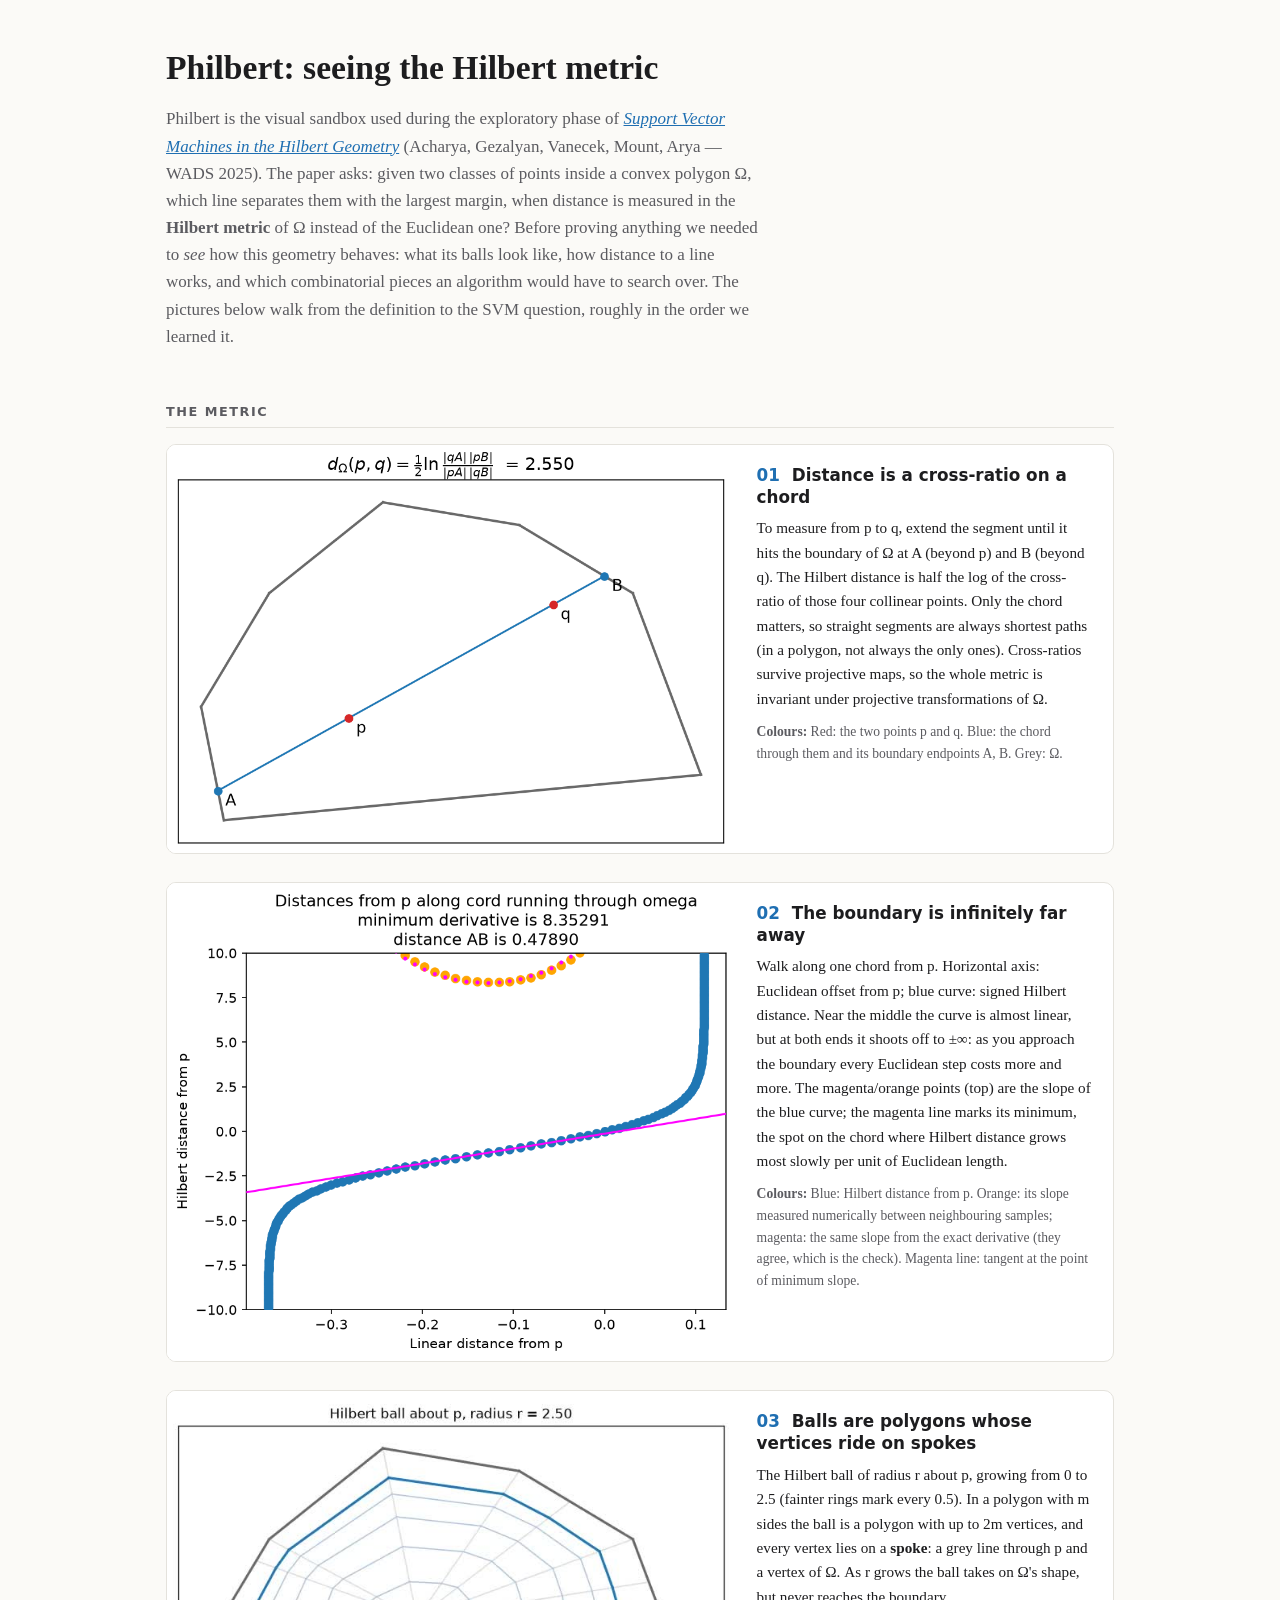
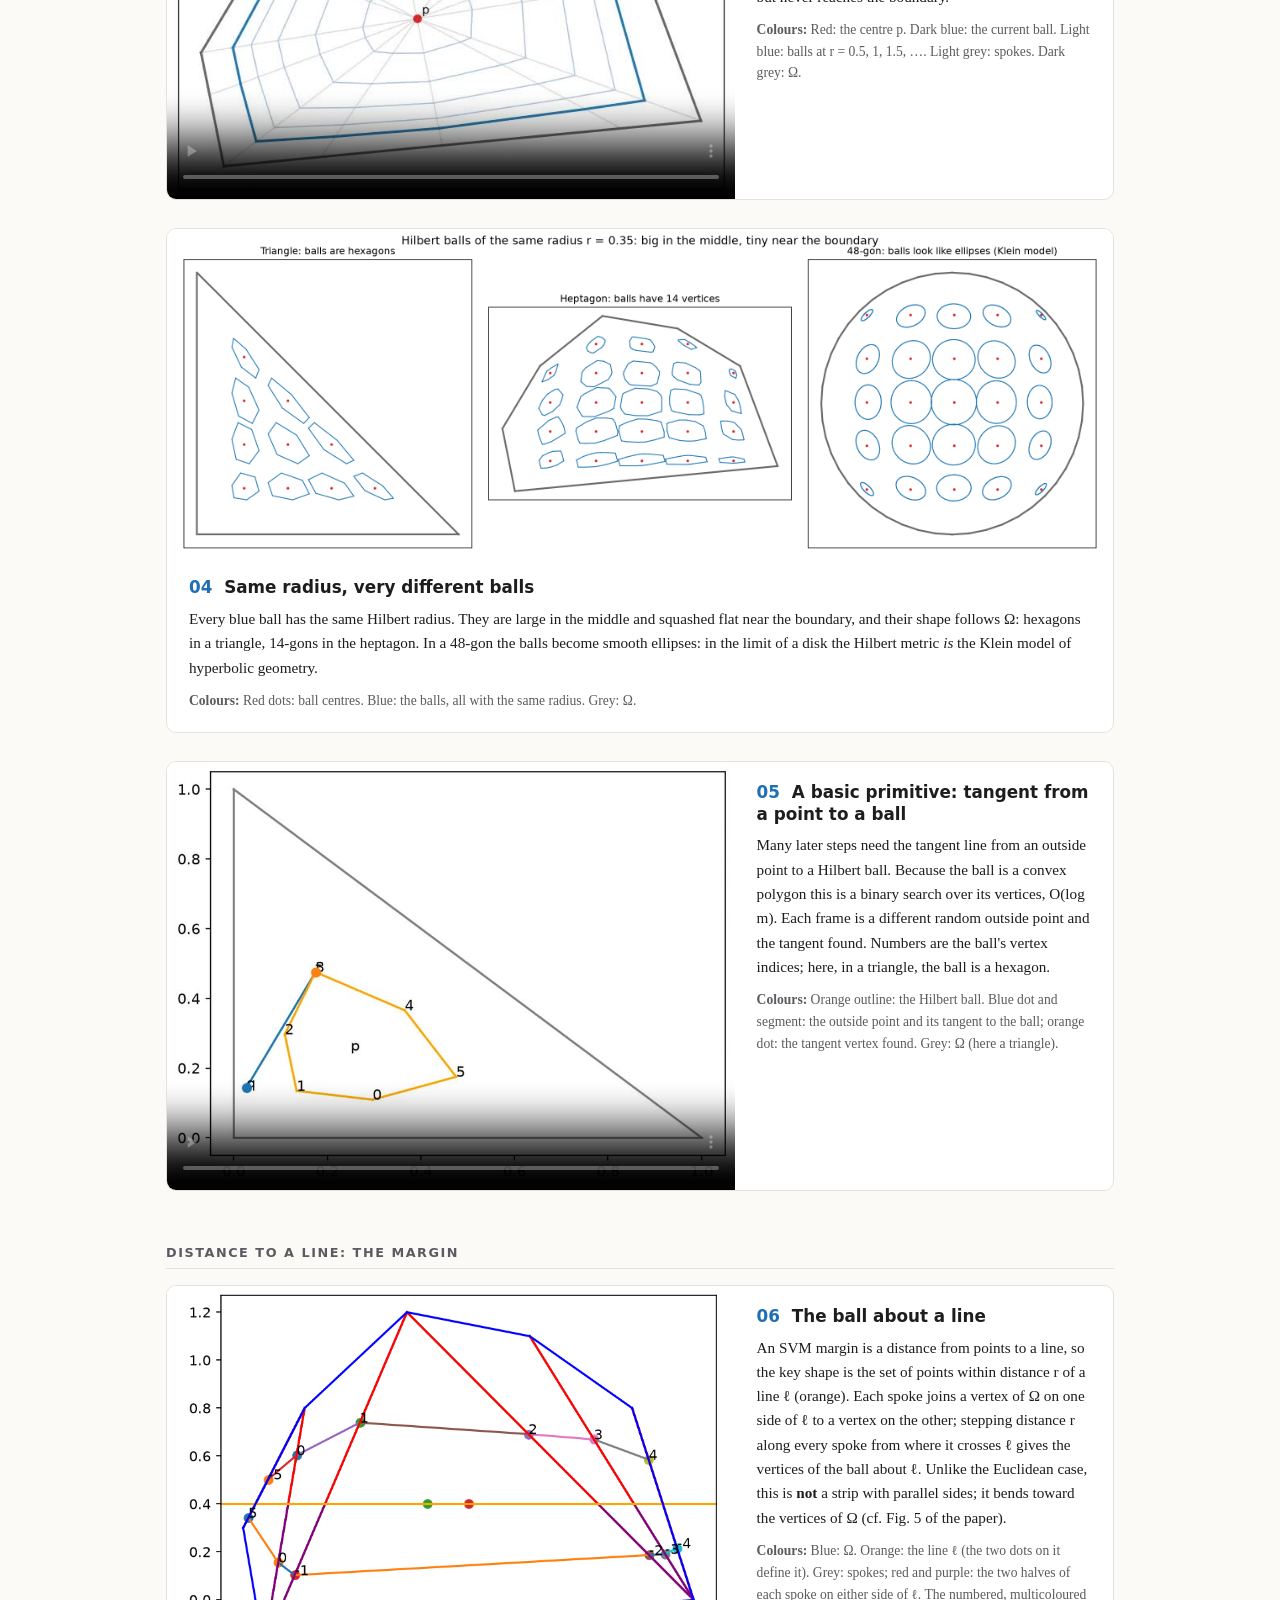
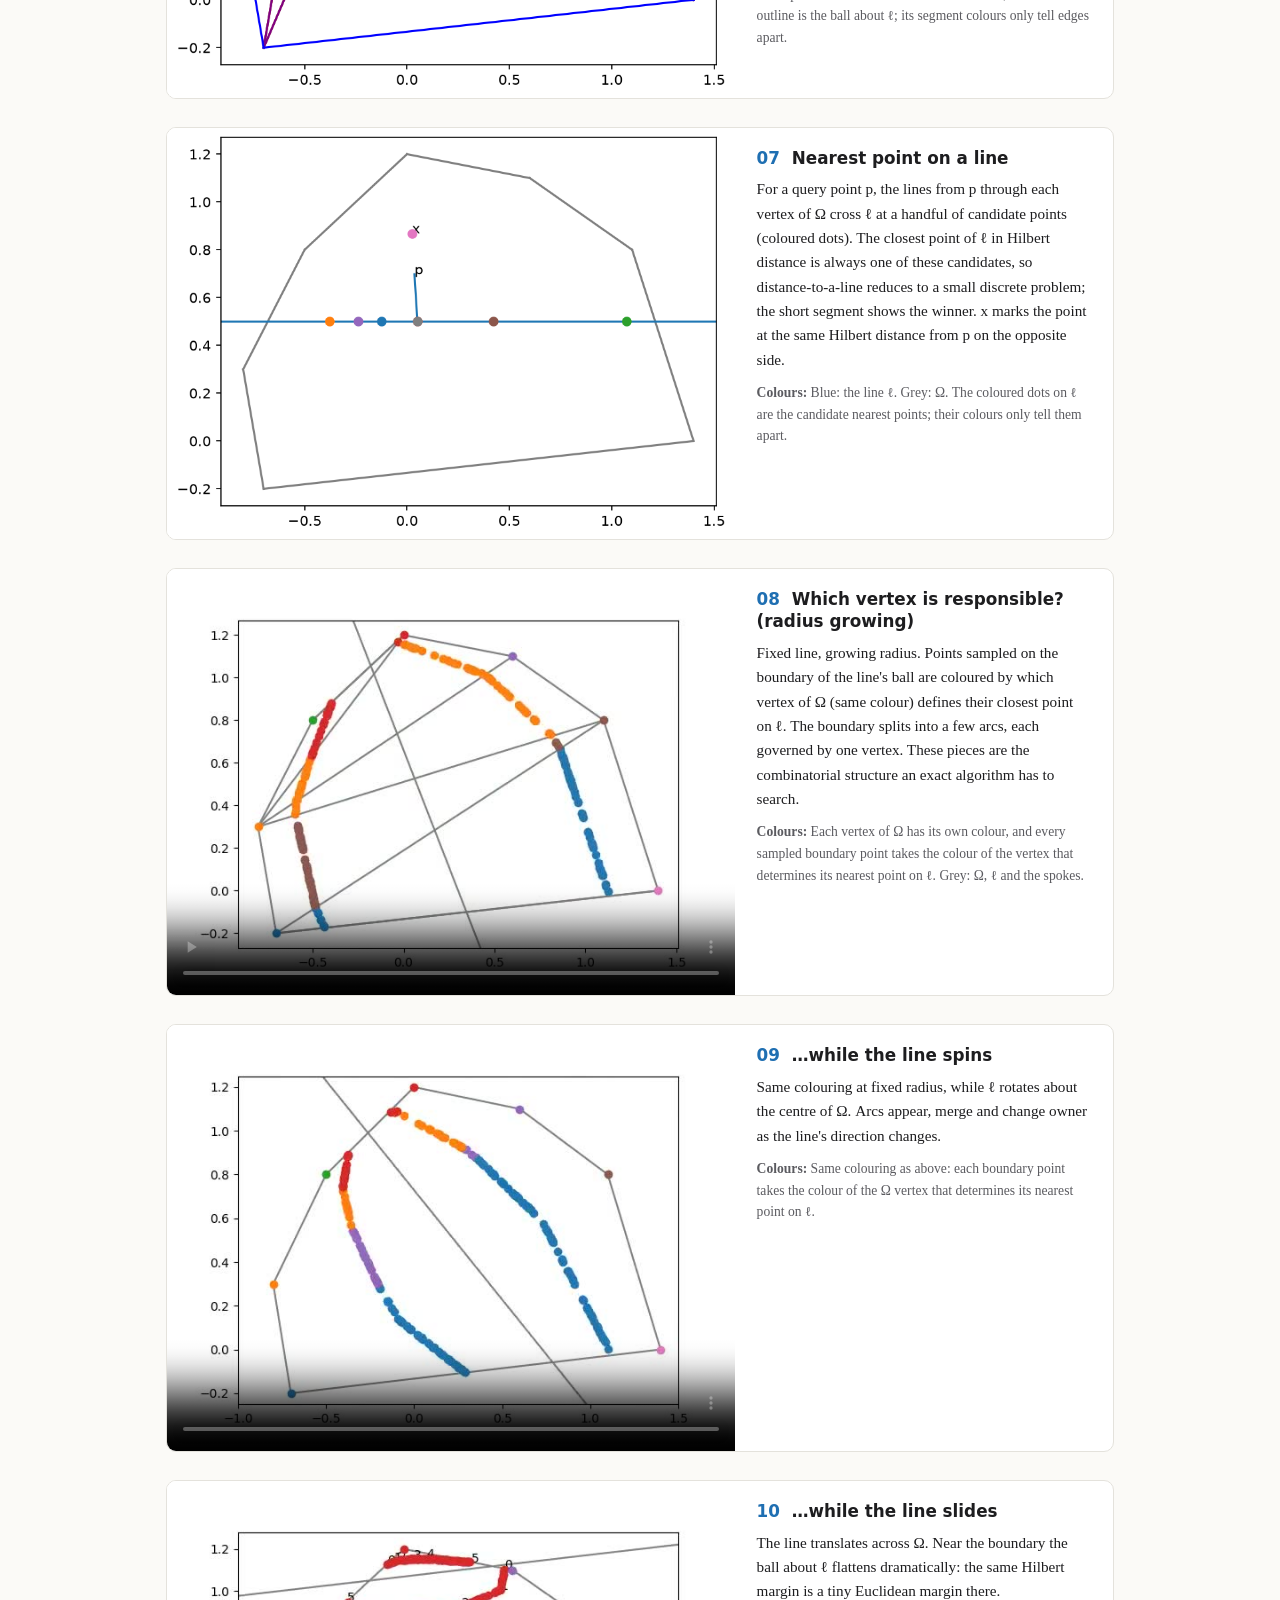
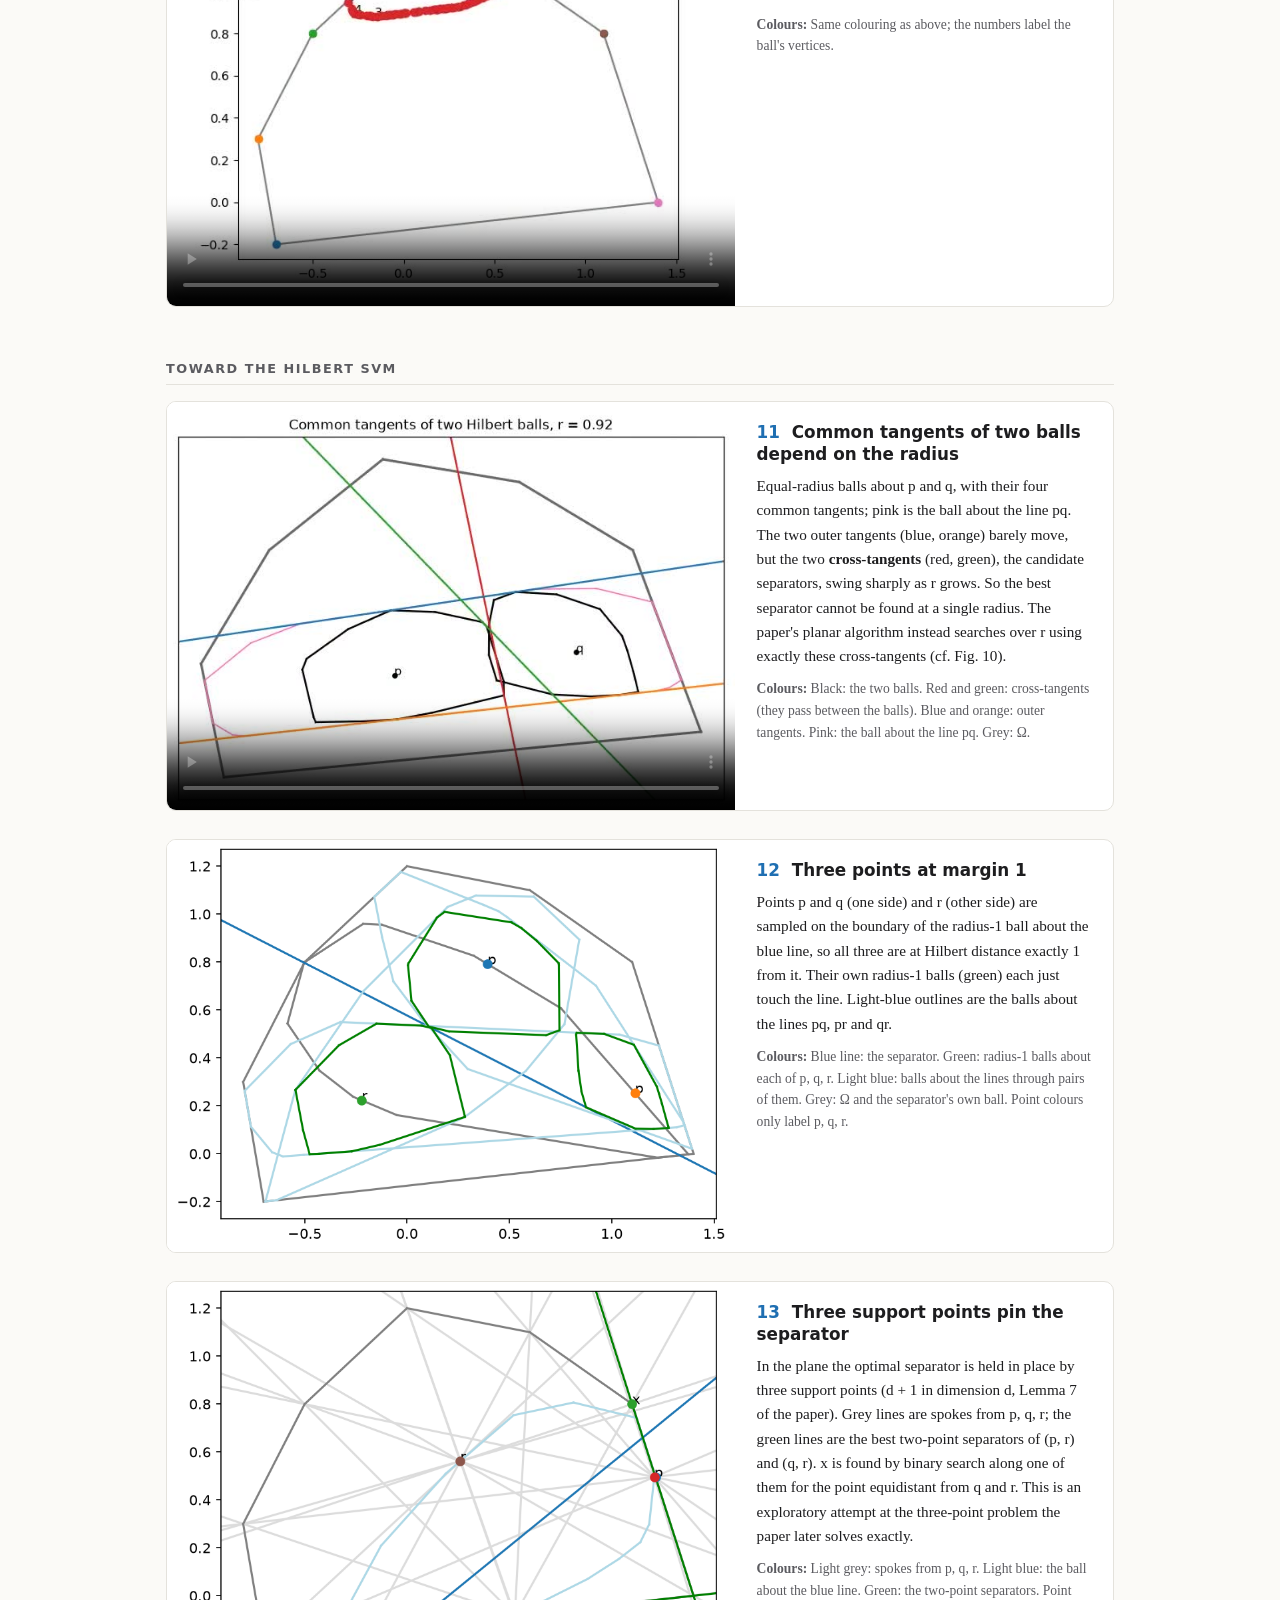
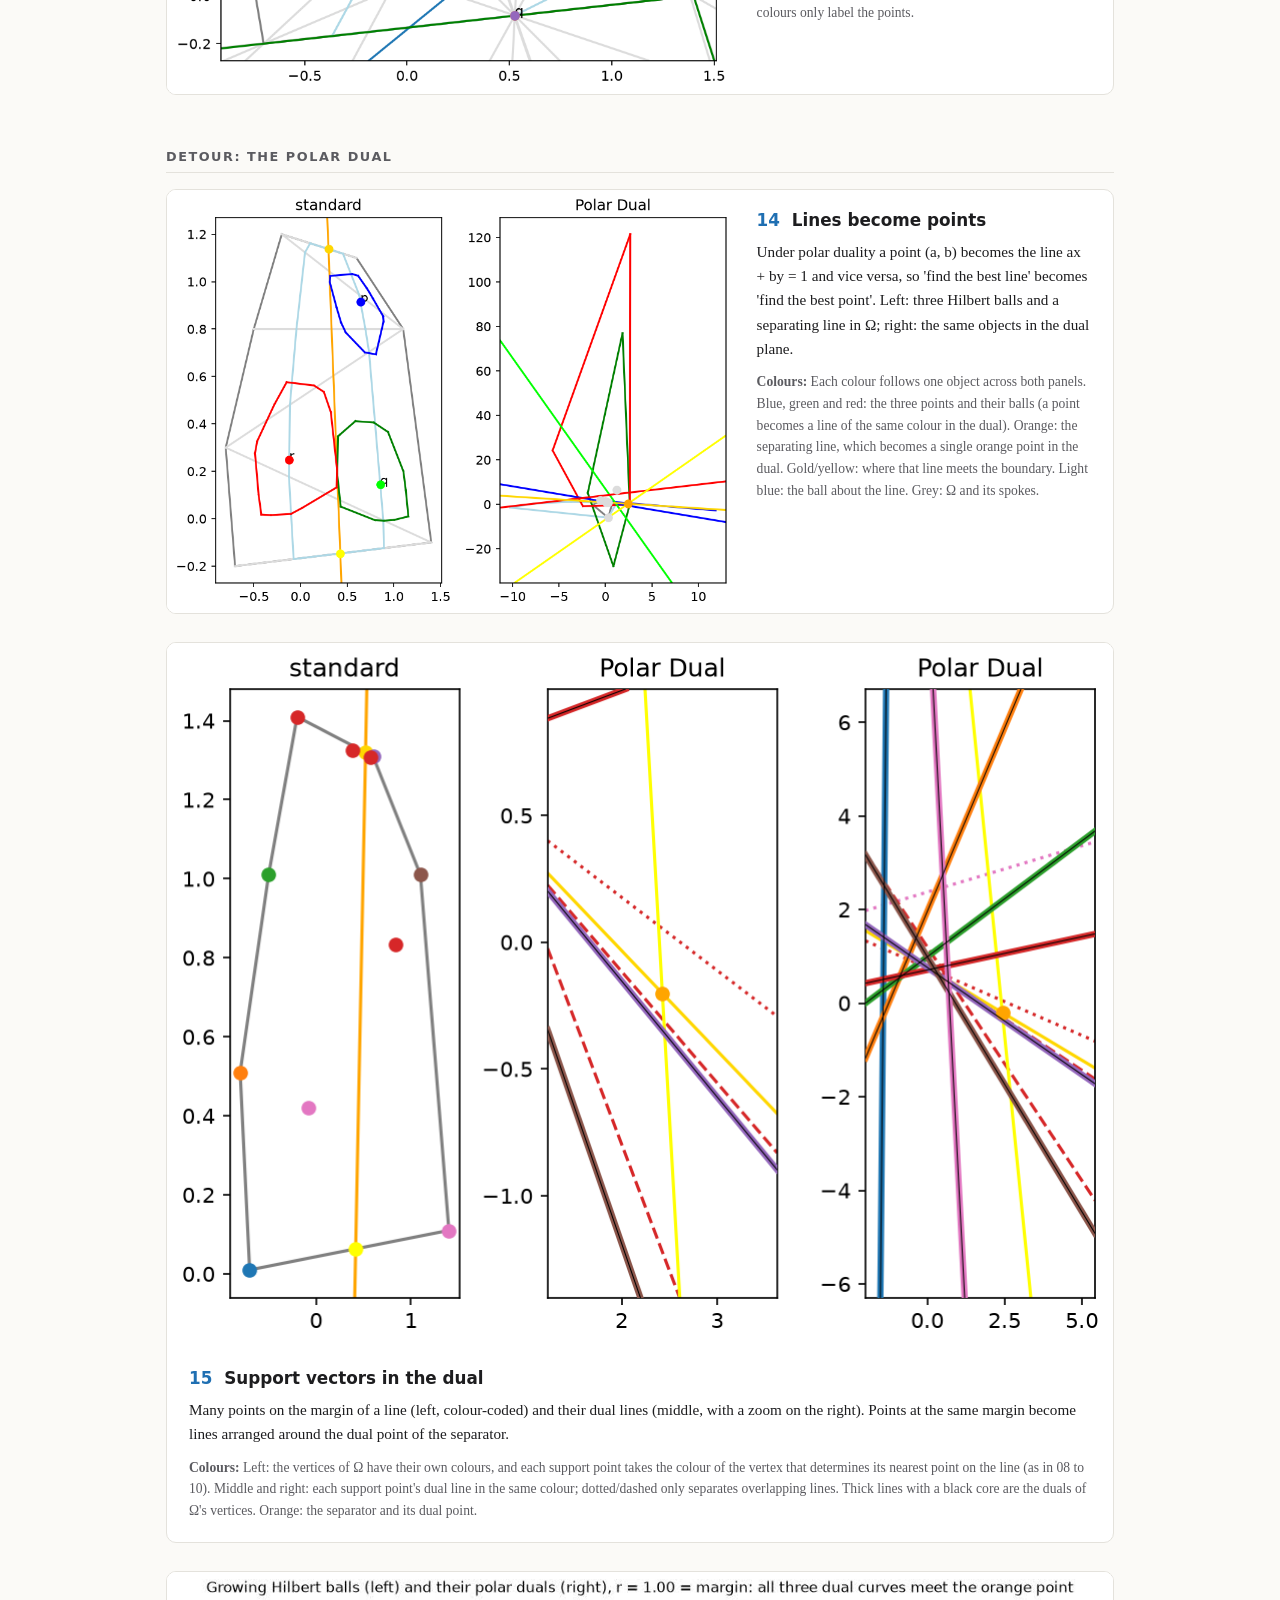
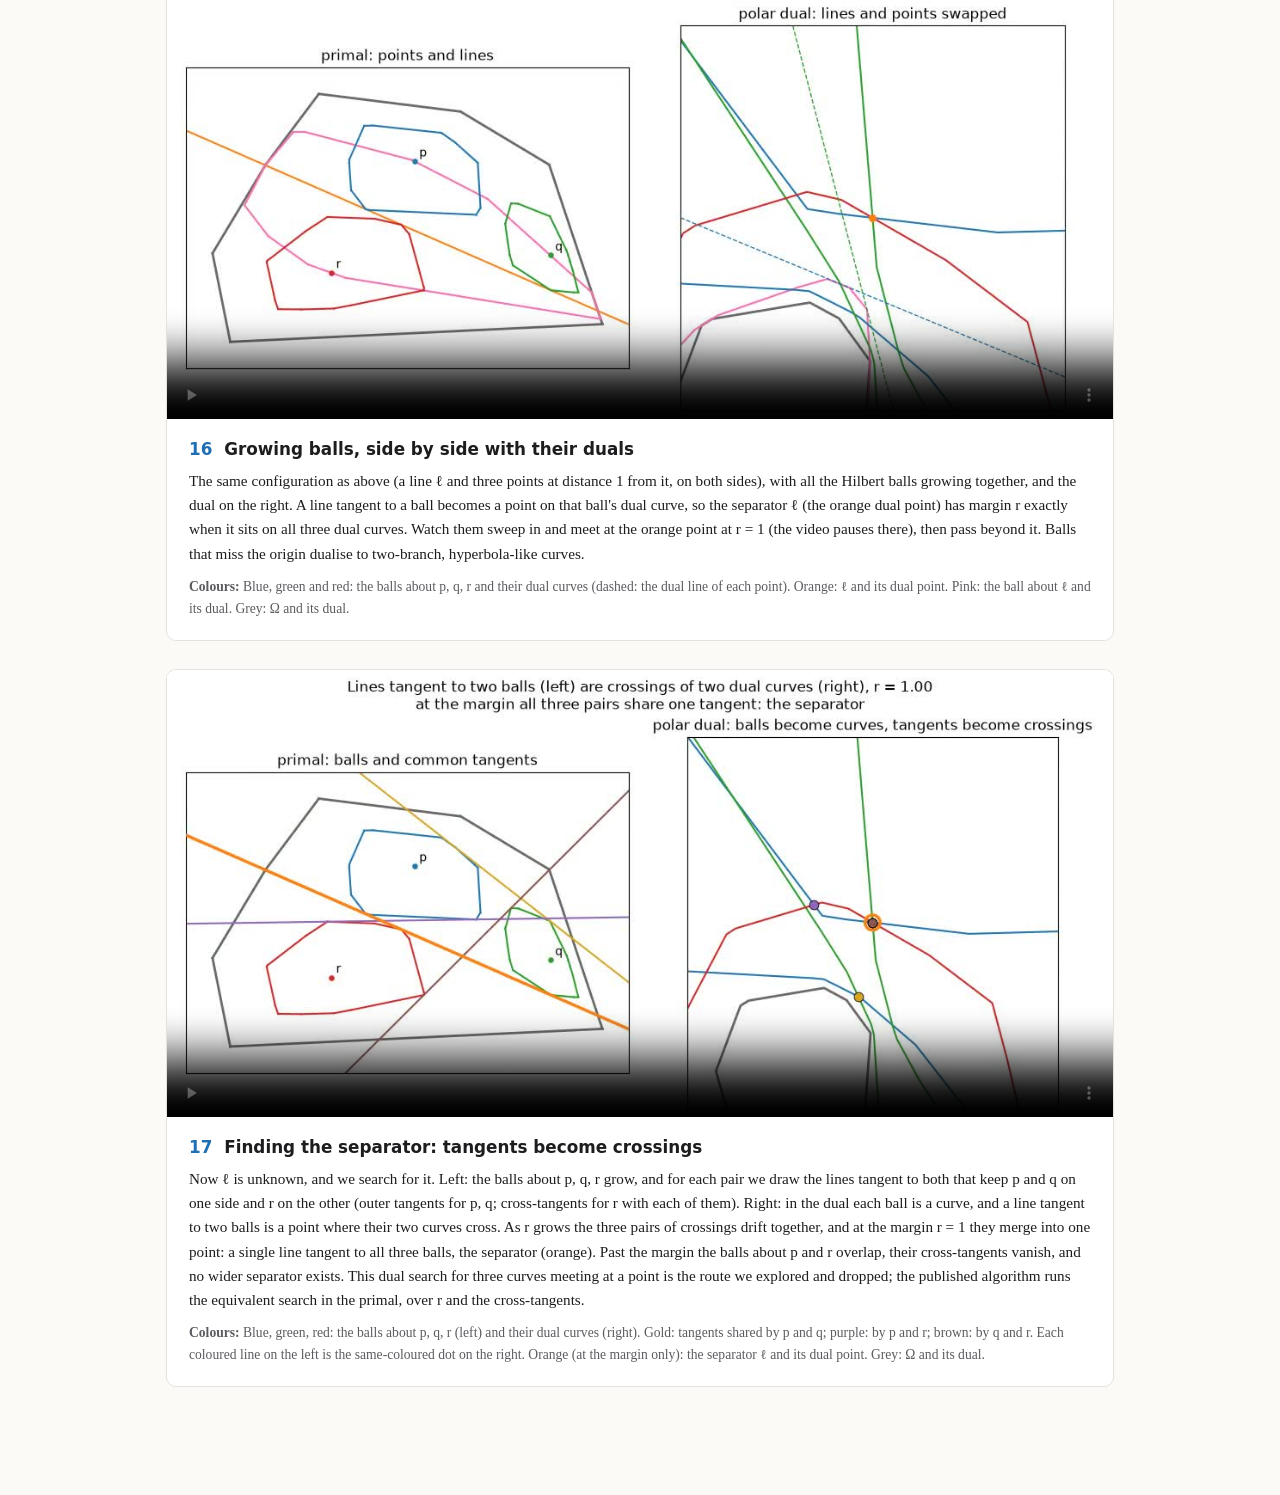
<file: philbert/index.html>
<!doctype html>
<html lang="en">
<head>
<meta charset="utf-8">
<meta name="viewport" content="width=device-width, initial-scale=1">
<title>Philbert: seeing the Hilbert metric</title>
<style>
:root { --bg: #fbfaf7; --fg: #1d1d1f; --muted: #5b5b60; --card: #ffffff; --line: #e4e2dc; --accent: #1f6fb2; }
@media (prefers-color-scheme: dark) {
  :root { --bg: #141416; --fg: #ececee; --muted: #a2a2a8; --card: #1d1d20; --line: #2e2e33; --accent: #6aaee6; }
}
* { box-sizing: border-box; }
body { margin: 0; background: var(--bg); color: var(--fg); font: 17px/1.6 Georgia, 'Iowan Old Style', serif; }
main { max-width: 980px; margin: 0 auto; padding: 48px 16px 80px; }
h1 { font-size: 2.1rem; line-height: 1.2; margin: 0 0 16px; }
h2 { font: 600 0.8rem/1 system-ui, sans-serif; letter-spacing: .12em; text-transform: uppercase; color: var(--muted);
      margin: 56px 0 16px; padding-bottom: 8px; border-bottom: 1px solid var(--line); }
.intro { color: var(--muted); max-width: 70ch; }
a { color: var(--accent); }
figure { margin: 0 0 28px; background: var(--card); border: 1px solid var(--line); border-radius: 10px; overflow: hidden;
          display: grid; grid-template-columns: minmax(0, 3fr) minmax(0, 2fr); }
figure img, figure video { width: 100%; height: 100%; object-fit: contain; background: #fff; display: block; }
figcaption { padding: 20px 22px; }
h3 { font: 600 1.05rem/1.3 system-ui, sans-serif; margin: 0 0 8px; }
h3 span { color: var(--accent); font-variant-numeric: tabular-nums; margin-right: 6px; }
figcaption p { margin: 0; font-size: .95rem; }
figcaption p.key { margin-top: 10px; color: var(--muted); font-size: .85rem; }
code { font-size: .85em; }
figure.wide { grid-template-columns: 1fr; }
@media (max-width: 720px) { figure { grid-template-columns: 1fr; } }
</style>
</head>
<body>
<main>
<h1>Philbert: seeing the Hilbert metric</h1>
<p class="intro">Philbert is the visual sandbox used during the exploratory phase of <em><a href="https://drops.dagstuhl.de/storage/00lipics/lipics-vol349-wads2025/html/LIPIcs.WADS.2025.3/LIPIcs.WADS.2025.3.html">Support Vector Machines in the Hilbert Geometry</a></em> (Acharya, Gezalyan, Vanecek, Mount, Arya — WADS 2025). The paper asks: given two classes of points inside a convex polygon Ω, which line separates them with the largest margin, when distance is measured in the <strong>Hilbert metric</strong> of Ω instead of the Euclidean one? Before proving anything we needed to <em>see</em> how this geometry behaves: what its balls look like, how distance to a line works, and which combinatorial pieces an algorithm would have to search over. The pictures below walk from the definition to the SVM question, roughly in the order we learned it.</p>
<h2>The metric</h2>
<figure id="01_distance_definition"><img src="01_distance_definition.png" alt="Distance is a cross-ratio on a chord" loading="lazy"><figcaption><h3><span>01</span> Distance is a cross-ratio on a chord</h3><p>To measure from p to q, extend the segment until it hits the boundary of Ω at A (beyond p) and B (beyond q). The Hilbert distance is half the log of the cross-ratio of those four collinear points. Only the chord matters, so straight segments are always shortest paths (in a polygon, not always the only ones). Cross-ratios survive projective maps, so the whole metric is invariant under projective transformations of Ω.</p><p class="key"><strong>Colours:</strong> Red: the two points p and q. Blue: the chord through them and its boundary endpoints A, B. Grey: Ω.</p></figcaption></figure>
<figure id="02_distance_along_chord"><img src="02_distance_along_chord.png" alt="The boundary is infinitely far away" loading="lazy"><figcaption><h3><span>02</span> The boundary is infinitely far away</h3><p>Walk along one chord from p. Horizontal axis: Euclidean offset from p; blue curve: signed Hilbert distance. Near the middle the curve is almost linear, but at both ends it shoots off to ±∞: as you approach the boundary every Euclidean step costs more and more. The magenta/orange points (top) are the slope of the blue curve; the magenta line marks its minimum, the spot on the chord where Hilbert distance grows most slowly per unit of Euclidean length.</p><p class="key"><strong>Colours:</strong> Blue: Hilbert distance from p. Orange: its slope measured numerically between neighbouring samples; magenta: the same slope from the exact derivative (they agree, which is the check). Magenta line: tangent at the point of minimum slope.</p></figcaption></figure>
<figure id="03_ball_about_point_growing"><video src="03_ball_about_point_growing.mp4" poster="03_ball_about_point_growing.jpg" autoplay muted loop playsinline controls preload="metadata"></video><figcaption><h3><span>03</span> Balls are polygons whose vertices ride on spokes</h3><p>The Hilbert ball of radius r about p, growing from 0 to 2.5 (fainter rings mark every 0.5). In a polygon with m sides the ball is a polygon with up to 2m vertices, and every vertex lies on a <strong>spoke</strong>: a grey line through p and a vertex of Ω. As r grows the ball takes on Ω's shape, but never reaches the boundary.</p><p class="key"><strong>Colours:</strong> Red: the centre p. Dark blue: the current ball. Light blue: balls at r = 0.5, 1, 1.5, …. Light grey: spokes. Dark grey: Ω.</p></figcaption></figure>
<figure id="04_balls_across_omega" class="wide"><img src="04_balls_across_omega.png" alt="Same radius, very different balls" loading="lazy"><figcaption><h3><span>04</span> Same radius, very different balls</h3><p>Every blue ball has the same Hilbert radius. They are large in the middle and squashed flat near the boundary, and their shape follows Ω: hexagons in a triangle, 14-gons in the heptagon. In a 48-gon the balls become smooth ellipses: in the limit of a disk the Hilbert metric <em>is</em> the Klein model of hyperbolic geometry.</p><p class="key"><strong>Colours:</strong> Red dots: ball centres. Blue: the balls, all with the same radius. Grey: Ω.</p></figcaption></figure>
<figure id="05_tangent_from_point"><video src="05_tangent_from_point.mp4" poster="05_tangent_from_point.jpg" autoplay muted loop playsinline controls preload="metadata"></video><figcaption><h3><span>05</span> A basic primitive: tangent from a point to a ball</h3><p>Many later steps need the tangent line from an outside point to a Hilbert ball. Because the ball is a convex polygon this is a binary search over its vertices, O(log m). Each frame is a different random outside point and the tangent found. Numbers are the ball's vertex indices; here, in a triangle, the ball is a hexagon.</p><p class="key"><strong>Colours:</strong> Orange outline: the Hilbert ball. Blue dot and segment: the outside point and its tangent to the ball; orange dot: the tangent vertex found. Grey: Ω (here a triangle).</p></figcaption></figure>
<h2>Distance to a line: the margin</h2>
<figure id="06_ball_about_line_construction"><img src="06_ball_about_line_construction.png" alt="The ball about a line" loading="lazy"><figcaption><h3><span>06</span> The ball about a line</h3><p>An SVM margin is a distance from points to a line, so the key shape is the set of points within distance r of a line ℓ (orange). Each spoke joins a vertex of Ω on one side of ℓ to a vertex on the other; stepping distance r along every spoke from where it crosses ℓ gives the vertices of the ball about ℓ. Unlike the Euclidean case, this is <strong>not</strong> a strip with parallel sides; it bends toward the vertices of Ω (cf. Fig. 5 of the paper).</p><p class="key"><strong>Colours:</strong> Blue: Ω. Orange: the line ℓ (the two dots on it define it). Grey: spokes; red and purple: the two halves of each spoke on either side of ℓ. The numbered, multicoloured outline is the ball about ℓ; its segment colours only tell edges apart.</p></figcaption></figure>
<figure id="07_nearest_point_on_line"><img src="07_nearest_point_on_line.png" alt="Nearest point on a line" loading="lazy"><figcaption><h3><span>07</span> Nearest point on a line</h3><p>For a query point p, the lines from p through each vertex of Ω cross ℓ at a handful of candidate points (coloured dots). The closest point of ℓ in Hilbert distance is always one of these candidates, so distance-to-a-line reduces to a small discrete problem; the short segment shows the winner. x marks the point at the same Hilbert distance from p on the opposite side.</p><p class="key"><strong>Colours:</strong> Blue: the line ℓ. Grey: Ω. The coloured dots on ℓ are the candidate nearest points; their colours only tell them apart.</p></figcaption></figure>
<figure id="08_line_ball_growing_spokes"><video src="08_line_ball_growing_spokes.mp4" poster="08_line_ball_growing_spokes.jpg" autoplay muted loop playsinline controls preload="metadata"></video><figcaption><h3><span>08</span> Which vertex is responsible? (radius growing)</h3><p>Fixed line, growing radius. Points sampled on the boundary of the line's ball are coloured by which vertex of Ω (same colour) defines their closest point on ℓ. The boundary splits into a few arcs, each governed by one vertex. These pieces are the combinatorial structure an exact algorithm has to search.</p><p class="key"><strong>Colours:</strong> Each vertex of Ω has its own colour, and every sampled boundary point takes the colour of the vertex that determines its nearest point on ℓ. Grey: Ω, ℓ and the spokes.</p></figcaption></figure>
<figure id="09_line_ball_spinning_line"><video src="09_line_ball_spinning_line.mp4" poster="09_line_ball_spinning_line.jpg" autoplay muted loop playsinline controls preload="metadata"></video><figcaption><h3><span>09</span> …while the line spins</h3><p>Same colouring at fixed radius, while ℓ rotates about the centre of Ω. Arcs appear, merge and change owner as the line's direction changes.</p><p class="key"><strong>Colours:</strong> Same colouring as above: each boundary point takes the colour of the Ω vertex that determines its nearest point on ℓ.</p></figcaption></figure>
<figure id="10_line_ball_sliding_line"><video src="10_line_ball_sliding_line.mp4" poster="10_line_ball_sliding_line.jpg" autoplay muted loop playsinline controls preload="metadata"></video><figcaption><h3><span>10</span> …while the line slides</h3><p>The line translates across Ω. Near the boundary the ball about ℓ flattens dramatically: the same Hilbert margin is a tiny Euclidean margin there.</p><p class="key"><strong>Colours:</strong> Same colouring as above; the numbers label the ball's vertices.</p></figcaption></figure>
<h2>Toward the Hilbert SVM</h2>
<figure id="11_cross_tangents_vs_radius"><video src="11_cross_tangents_vs_radius.mp4" poster="11_cross_tangents_vs_radius.jpg" autoplay muted loop playsinline controls preload="metadata"></video><figcaption><h3><span>11</span> Common tangents of two balls depend on the radius</h3><p>Equal-radius balls about p and q, with their four common tangents; pink is the ball about the line pq. The two outer tangents (blue, orange) barely move, but the two <strong>cross-tangents</strong> (red, green), the candidate separators, swing sharply as r grows. So the best separator cannot be found at a single radius. The paper's planar algorithm instead searches over r using exactly these cross-tangents (cf. Fig. 10).</p><p class="key"><strong>Colours:</strong> Black: the two balls. Red and green: cross-tangents (they pass between the balls). Blue and orange: outer tangents. Pink: the ball about the line pq. Grey: Ω.</p></figcaption></figure>
<figure id="12_balls_about_support_lines"><img src="12_balls_about_support_lines.png" alt="Three points at margin 1" loading="lazy"><figcaption><h3><span>12</span> Three points at margin 1</h3><p>Points p and q (one side) and r (other side) are sampled on the boundary of the radius-1 ball about the blue line, so all three are at Hilbert distance exactly 1 from it. Their own radius-1 balls (green) each just touch the line. Light-blue outlines are the balls about the lines pq, pr and qr.</p><p class="key"><strong>Colours:</strong> Blue line: the separator. Green: radius-1 balls about each of p, q, r. Light blue: balls about the lines through pairs of them. Grey: Ω and the separator's own ball. Point colours only label p, q, r.</p></figcaption></figure>
<figure id="13_three_support_points"><img src="13_three_support_points.png" alt="Three support points pin the separator" loading="lazy"><figcaption><h3><span>13</span> Three support points pin the separator</h3><p>In the plane the optimal separator is held in place by three support points (d + 1 in dimension d, Lemma 7 of the paper). Grey lines are spokes from p, q, r; the green lines are the best two-point separators of (p, r) and (q, r). x is found by binary search along one of them for the point equidistant from q and r. This is an exploratory attempt at the three-point problem the paper later solves exactly.</p><p class="key"><strong>Colours:</strong> Light grey: spokes from p, q, r. Light blue: the ball about the blue line. Green: the two-point separators. Point colours only label the points.</p></figcaption></figure>
<h2>Detour: the polar dual</h2>
<figure id="14_polar_dual_three_balls"><img src="14_polar_dual_three_balls.png" alt="Lines become points" loading="lazy"><figcaption><h3><span>14</span> Lines become points</h3><p>Under polar duality a point (a, b) becomes the line ax + by = 1 and vice versa, so 'find the best line' becomes 'find the best point'. Left: three Hilbert balls and a separating line in Ω; right: the same objects in the dual plane.</p><p class="key"><strong>Colours:</strong> Each colour follows one object across both panels. Blue, green and red: the three points and their balls (a point becomes a line of the same colour in the dual). Orange: the separating line, which becomes a single orange point in the dual. Gold/yellow: where that line meets the boundary. Light blue: the ball about the line. Grey: Ω and its spokes.</p></figcaption></figure>
<figure id="15_polar_dual_support_vectors" class="wide"><img src="15_polar_dual_support_vectors.png" alt="Support vectors in the dual" loading="lazy"><figcaption><h3><span>15</span> Support vectors in the dual</h3><p>Many points on the margin of a line (left, colour-coded) and their dual lines (middle, with a zoom on the right). Points at the same margin become lines arranged around the dual point of the separator.</p><p class="key"><strong>Colours:</strong> Left: the vertices of Ω have their own colours, and each support point takes the colour of the vertex that determines its nearest point on the line (as in 08 to 10). Middle and right: each support point's dual line in the same colour; dotted/dashed only separates overlapping lines. Thick lines with a black core are the duals of Ω's vertices. Orange: the separator and its dual point.</p></figcaption></figure>
<figure id="16_primal_dual_growing" class="wide"><video src="16_primal_dual_growing.mp4" poster="16_primal_dual_growing.jpg" autoplay muted loop playsinline controls preload="metadata"></video><figcaption><h3><span>16</span> Growing balls, side by side with their duals</h3><p>The same configuration as above (a line ℓ and three points at distance 1 from it, on both sides), with all the Hilbert balls growing together, and the dual on the right. A line tangent to a ball becomes a point on that ball's dual curve, so the separator ℓ (the orange dual point) has margin r exactly when it sits on all three dual curves. Watch them sweep in and meet at the orange point at r = 1 (the video pauses there), then pass beyond it. Balls that miss the origin dualise to two-branch, hyperbola-like curves.</p><p class="key"><strong>Colours:</strong> Blue, green and red: the balls about p, q, r and their dual curves (dashed: the dual line of each point). Orange: ℓ and its dual point. Pink: the ball about ℓ and its dual. Grey: Ω and its dual.</p></figcaption></figure>
<figure id="17_primal_dual_tangents" class="wide"><video src="17_primal_dual_tangents.mp4" poster="17_primal_dual_tangents.jpg" autoplay muted loop playsinline controls preload="metadata"></video><figcaption><h3><span>17</span> Finding the separator: tangents become crossings</h3><p>Now ℓ is unknown, and we search for it. Left: the balls about p, q, r grow, and for each pair we draw the lines tangent to both that keep p and q on one side and r on the other (outer tangents for p, q; cross-tangents for r with each of them). Right: in the dual each ball is a curve, and a line tangent to two balls is a point where their two curves cross. As r grows the three pairs of crossings drift together, and at the margin r = 1 they merge into one point: a single line tangent to all three balls, the separator (orange). Past the margin the balls about p and r overlap, their cross-tangents vanish, and no wider separator exists. This dual search for three curves meeting at a point is the route we explored and dropped; the published algorithm runs the equivalent search in the primal, over r and the cross-tangents.</p><p class="key"><strong>Colours:</strong> Blue, green, red: the balls about p, q, r (left) and their dual curves (right). Gold: tangents shared by p and q; purple: by p and r; brown: by q and r. Each coloured line on the left is the same-coloured dot on the right. Orange (at the margin only): the separator ℓ and its dual point. Grey: Ω and its dual.</p></figcaption></figure>
</main>
</body>
</html>
</file>
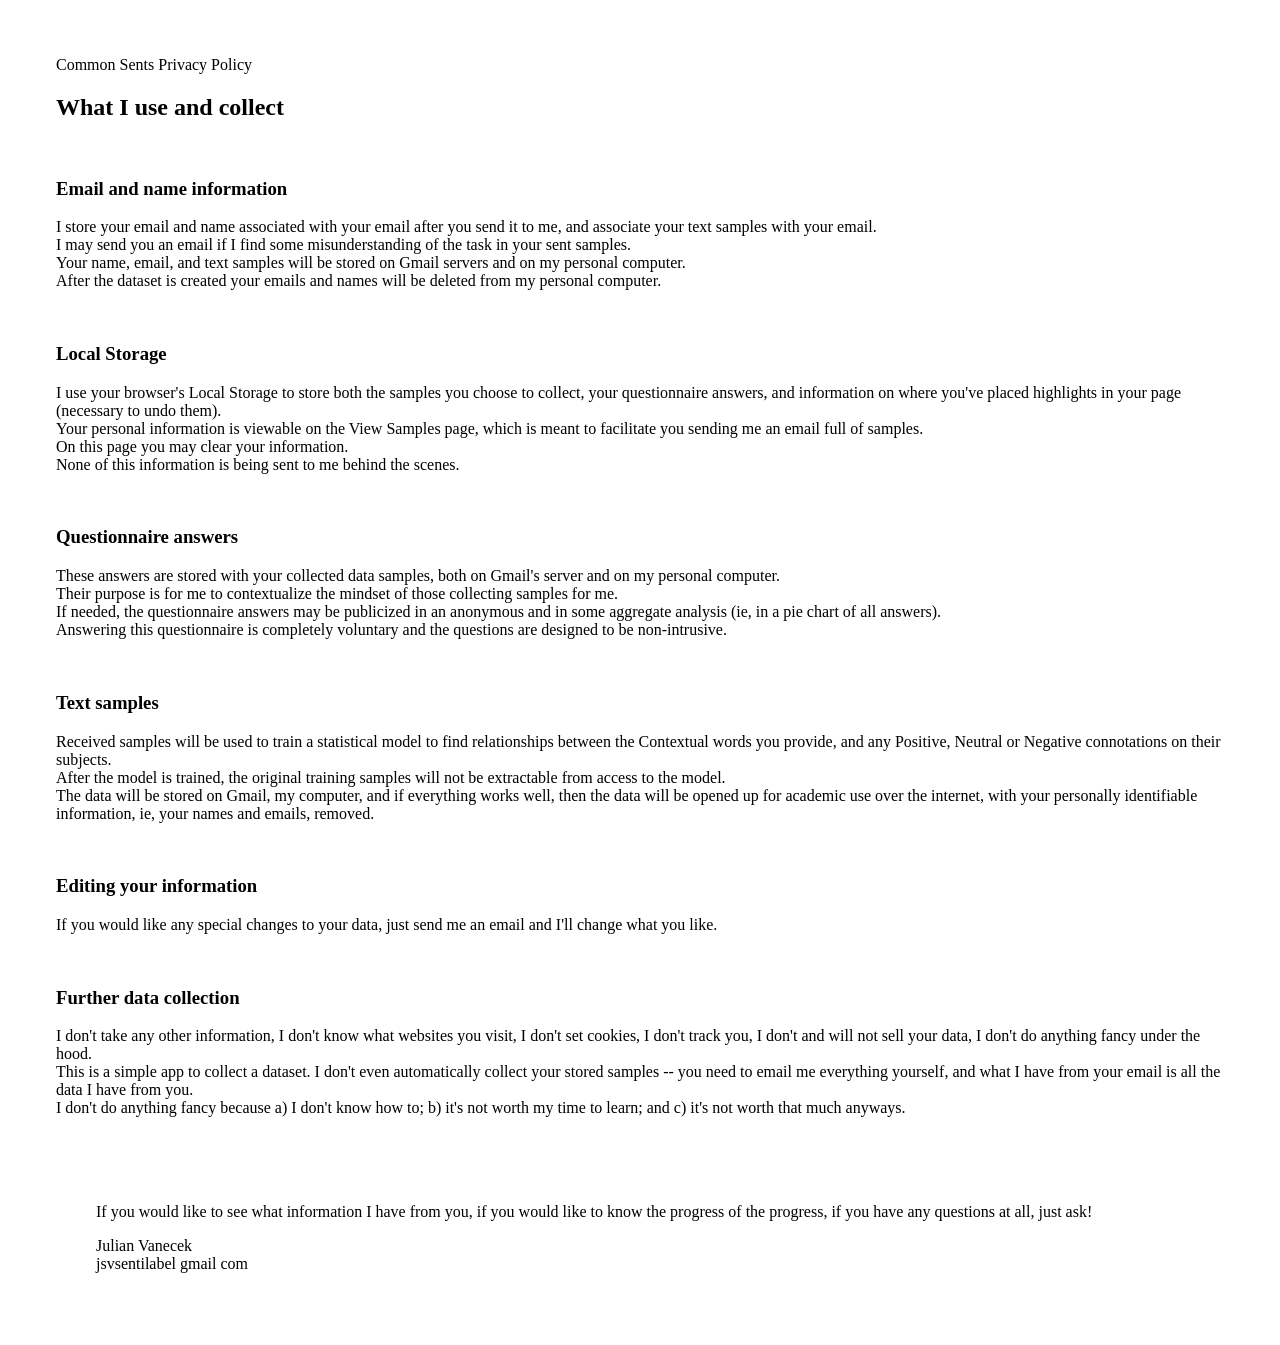
<file: Common_Sents_Privacy_Policy.html>
<html>
<head>
    Common Sents Privacy Policy
    <style>
        body {
            font-size: 1em;
            padding: 48px;
        }

    </style>
</head>
<body>

<h2>What I use and collect</h2>
<br>
<h3>
    Email and name information
</h3>
<p>
    I store your email and name associated with your email after you send it to me, and associate your text samples with
    your email.
    <br>I may send you an email if I find some misunderstanding of the task in your sent samples. <br>
    Your name, email, and text samples will be stored on Gmail servers and on my personal computer. <br>
    After the dataset is created your emails and names will be deleted from my personal computer.
</p>
<br>
<h3>
    Local Storage
</h3>
<p>
    I use your browser's Local Storage to store both the samples you choose to collect, your questionnaire
    answers, and information on where you've placed highlights in your page (necessary to undo them).<br>
    Your personal information is viewable on the View Samples page, which is meant to facilitate you sending me an email full of
    samples.<br>
    On this page you may clear your information. <br>
    None of this information is being sent to me behind the scenes.
</p>
<br>
<h3>
    Questionnaire answers
</h3>
<p>
    These answers are stored with your collected data samples, both on Gmail's server and on my personal computer.<br>
    Their purpose is for me to contextualize the mindset of those collecting samples for me.<br>
    If needed, the questionnaire answers may be publicized in an anonymous and in some aggregate analysis
    (ie, in a pie chart of all answers).<br>
    Answering this questionnaire is completely voluntary and the questions are designed to be non-intrusive.
</p>
<br>
<h3>
    Text samples
</h3>
<p>
    Received samples will be used to train a statistical model to find relationships between the Contextual words you
    provide,
    and any Positive, Neutral or Negative connotations on their subjects. <br>
    After the model is trained, the original training samples will not be extractable from access to the model.<br>
    The data will be stored on Gmail, my computer, and if everything works well, then the data will be opened up for
    academic use over the internet, with your personally identifiable information, ie, your names and emails, removed.
</p>
<br>
<h3>
    Editing your information
</h3>
<p>
    If you would like any special changes to your data, just send me an email and I'll change what you like.
</p>
<br>
<h3>
    Further data collection
</h3>
<p>
    I don't take any other information, I don't know what websites you visit, I don't set cookies, I don't track you,
    I don't and will not sell your data, I don't do anything fancy under the hood. <br>
    This is a simple app to collect a dataset. I don't even automatically collect your stored samples --
    you need to email me everything yourself, and what I have from your email is all the data I have from you.<br>
    I don't do anything fancy because a) I don't know how to; b) it's not worth my time to learn; and c) it's not worth
    that much anyways.
</p>
<br>
<br>
<br>
<blockquote>
    <p>
        If you would like to see what information I have from you, if you would like to know the progress of the
        progress,
        if you have any questions at all, just ask!
    </p>
    <p>
        Julian Vanecek
        <br> jsvsentilabel gmail com
    </p>
</blockquote>
</body>
</html>
</file>
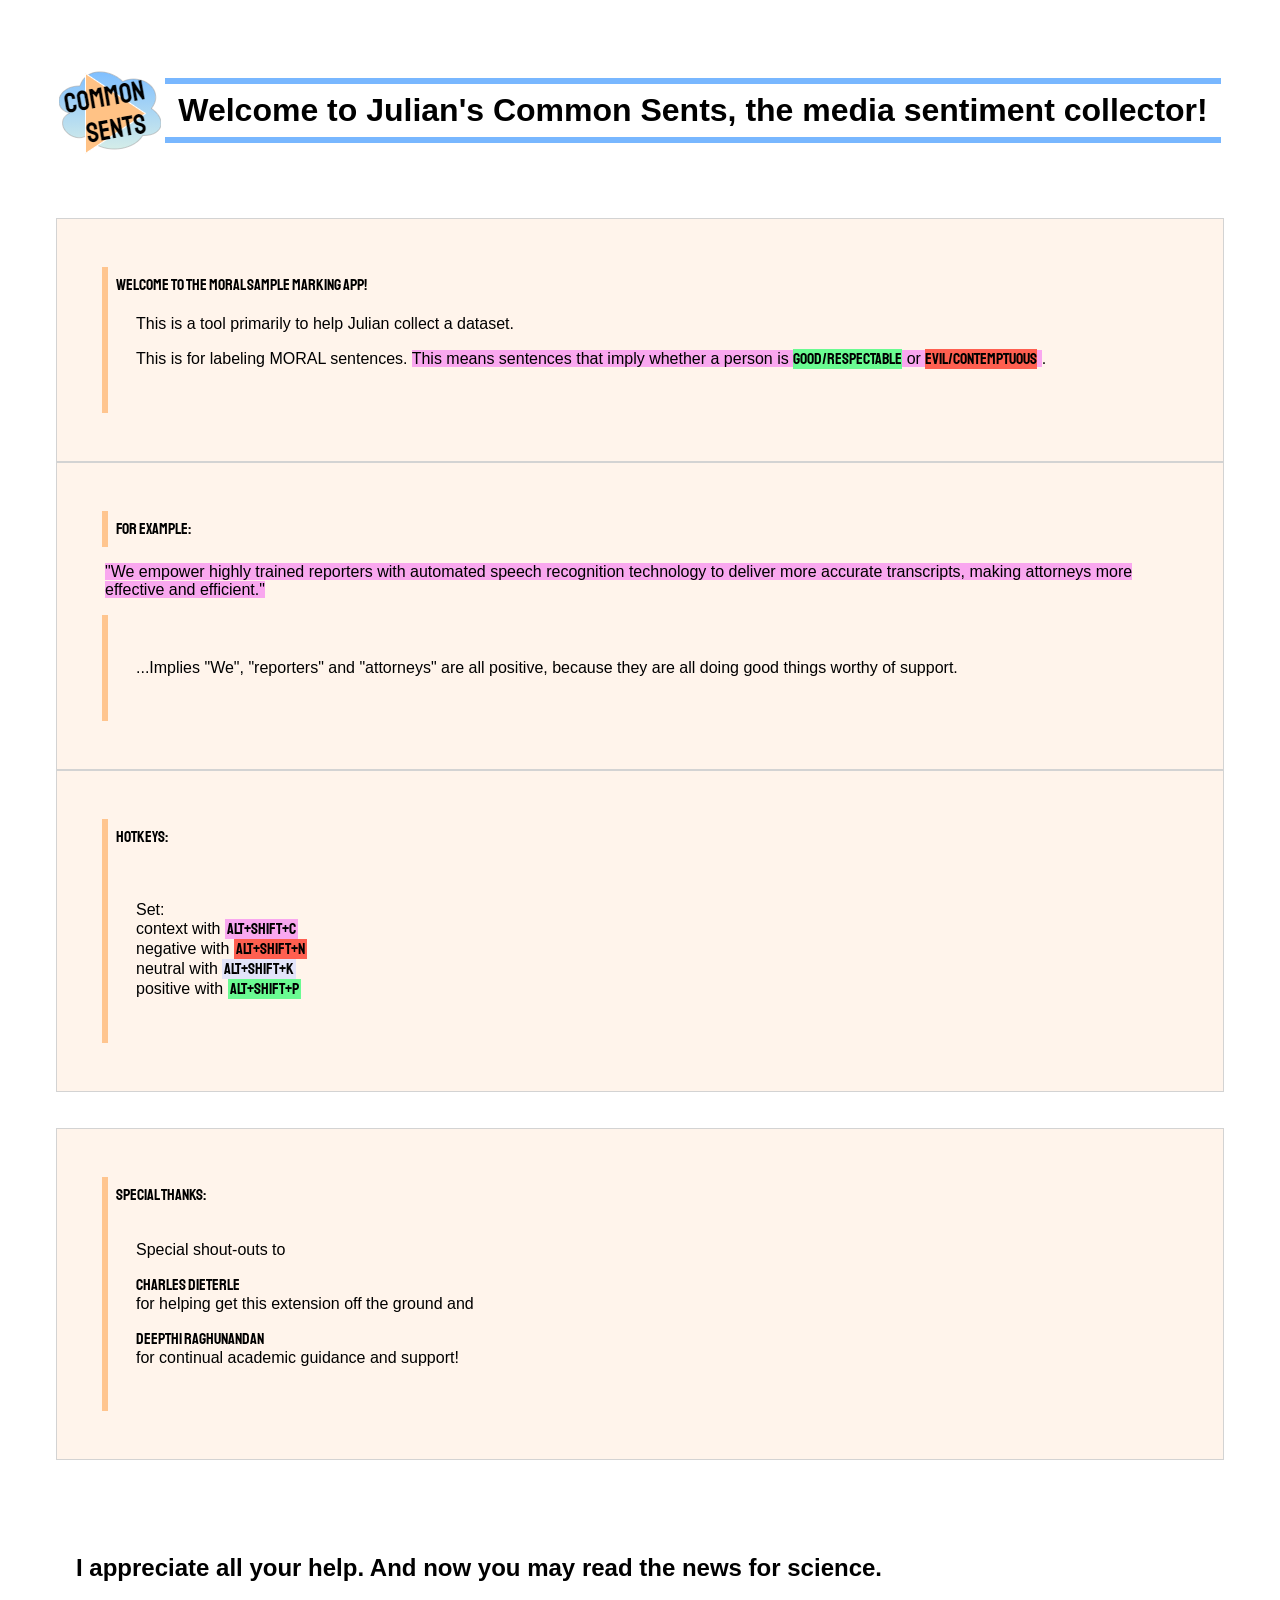
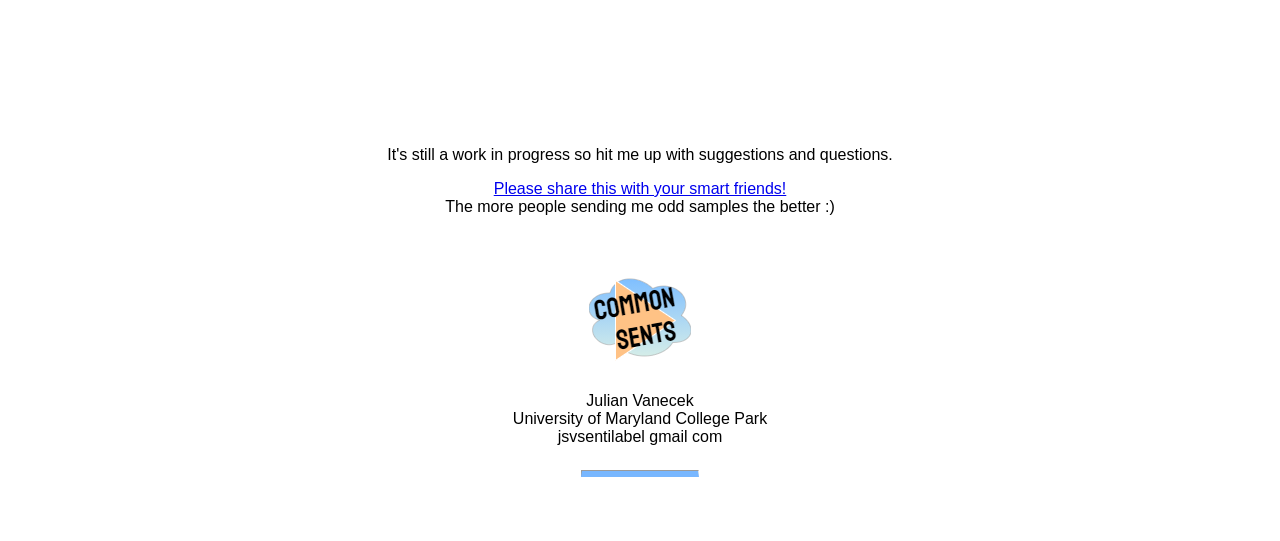
<file: Common_Sents_Usage_Moral.html>
<html>
<head>
    <link rel="preconnect" href="https://fonts.gstatic.com">
    <link href="https://fonts.googleapis.com/css2?family=Staatliches&display=swap" rel="stylesheet">
    <style>

        body {
            font-size: 1em;
             padding: 48px;
             font-family:Roboto,RobotoDraft,Helvetica,Arial,sans-serif;
        }
        img {
            width:100%;
            max-width:600px;
            max-height:450px;
        }
        .bb {
            font-family: 'Staatliches', cursive;
        }
        .fdiv {
            padding:48px;
            border: 1px solid lightgray;
            background-color:#fff4eb;

        }
        .indiv{
        border-left: 6px solid #ffc58f;
            margin-left: -3px;
            padding:8px;
        }
        h1{
            border-top: 6px solid #78b7ff;
            border-bottom: 6px solid #78b7ff;
            margin-top: -3px;
            margin-bottom: -3px;
            padding:8px;
            text-align:center;
        }
        .bottomline::before{
            position:absolute;
            border-bottom: 6px solid #FFFFFF;
            width=45%;
        }
        .bottomline::after{
         position:relative;
            border-bottom: 6px solid #FFFFFF;
            width=45%;
        }

    </style>
</head>
<body>

<table>
    <td>
        <img src="CSicon102.png" style="display: block;
  margin-left: auto;
  margin-right: auto;
  width:102px">
    </td>
    <td width="100%">
        <h1><b>Welcome to Julian's Common Sents, the media sentiment collector!</b></h1>
    </td>
</table>

<br>
<br>
<br>


<div class="fdiv">

    <div class="indiv">

        <div class="bb">Welcome to the MORAL sample marking app!</div>
        <div style="padding: 20px;">
            This is a tool primarily to help Julian collect a dataset.
            <p>
                This is for labeling MORAL sentences. <mark style="background-color:#f9a7ef"> This means sentences that imply whether a person is <mark class="bb" style="background-color:#6AFB92">GOOD/RESPECTABLE</mark>  or <mark style="background-color:#FF5F50" class="bb">EVIL/CONTEMPTUOUS</mark> </mark>.
            </p>
        </div>
    </div>
</div>

<div class="fdiv">
    <div class="indiv">
        <div class="bb">For example:</div>
    </div>
    <p>
        <mark style="background-color:#f9a7ef">
            "We empower highly trained reporters with automated speech recognition technology to deliver more accurate transcripts, making attorneys more effective and efficient."
        </mark>
    </p>
    <div class="indiv">
        <div style="padding: 20px;">
            <p>
                ...Implies "We", "reporters" and "attorneys" are all positive, because they are all doing good things worthy of support.
            </p>

        </div>
    </div>
</div>
<div class="fdiv">

    <div class="indiv">

        <div class="bb">Hotkeys:</div>
        <div style="padding: 20px;">

            <br>
            <p>
                Set: <br>
                context with <mark style="background-color:#f9a7ef" class="bb"> &nbsp;ALT+SHIFT+C&nbsp;</mark><br>
                negative with <mark style="background-color:#FF5F50" class="bb"> &nbsp;ALT+SHIFT+N&nbsp;</mark><br>
                neutral with <mark style="background-color:#E3E4FA" class="bb"> &nbsp;ALT+SHIFT+K&nbsp;</mark><br>
                positive with <mark style="background-color:#6AFB92" class="bb"> &nbsp;ALT+SHIFT+P&nbsp;</mark><br>
            </p>
        </div>

    </div>

</div>

<br>
<br>
<div class="fdiv">
    <div class="indiv">

            <div class="bb">Special thanks:</div>

        <div style="padding: 20px;">
            <p>Special shout-outs to <div class="bb">Charles Dieterle</div> for helping get this extension off the ground and</p>
            <p><div class="bb">Deepthi Raghunandan</div> for continual academic guidance and support!</p>

        </div>
    </div>
</div>

<br><br><br>
<h2 style="padding: 20px;">
    I appreciate all your help. And now you may read the news for science.
</h2>
<br>
<br>
<br>
<br>
<br>
<br>
<p style="text-align:center;">
    It's still a work in progress so hit me up with suggestions and questions.
</p>
<p style="text-align:center;">
    <a href="https://chrome.google.com/webstore/detail/common-sents/bmhhlclpcciacjfgigihpkaeggmgkgih">
        Please share this with your smart friends!
    </a>
    <br>The more people sending me odd samples the better :)
</p>
<br>
<p style="text-align: center;">
    <img src="CSicon102.png" style=" width:102px;">
</p>

<p style="padding:8px; text-align:center;">
    Julian Vanecek <br>
    University of Maryland College Park <br>
    jsvsentilabel gmail com
</p>

<hr class="bottomline" style="border-bottom: 6px solid #78b7ff;
            width:10%;
            position:relative;">

</body>
</html>
</file>
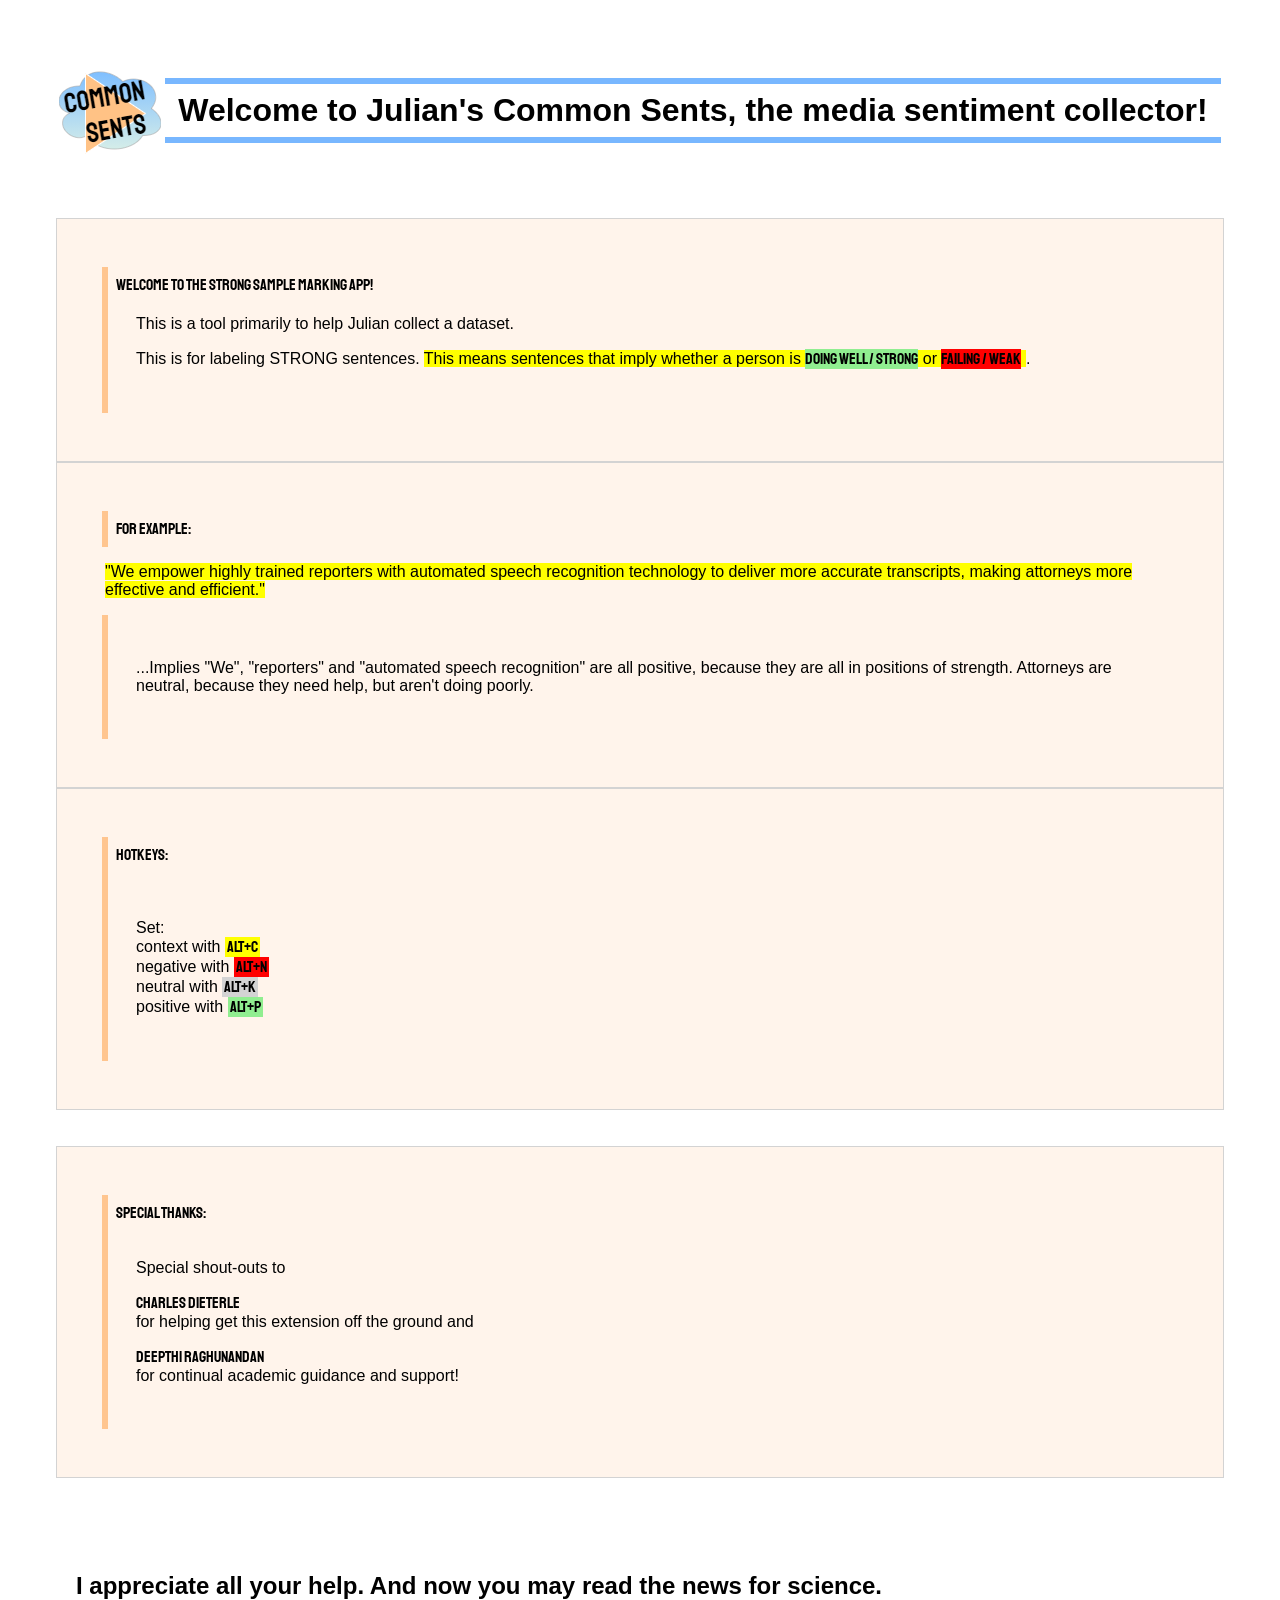
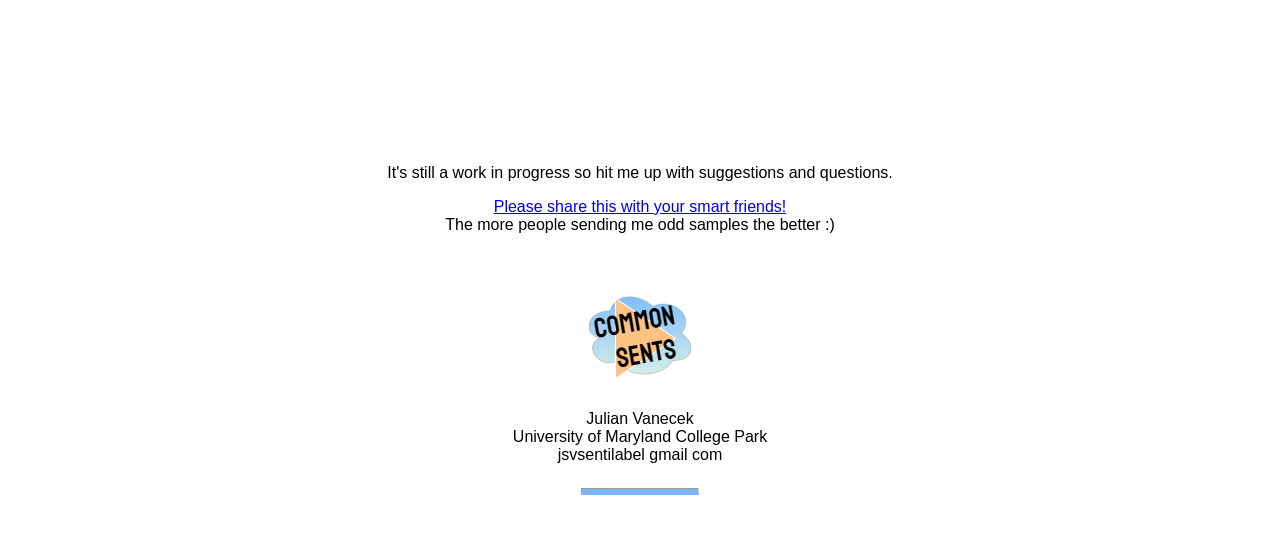
<file: Common_Sents_Usage_Strong.html>
<html>
<head>
    <link rel="preconnect" href="https://fonts.gstatic.com">
    <link href="https://fonts.googleapis.com/css2?family=Staatliches&display=swap" rel="stylesheet">
    <style>

        body {
            font-size: 1em;
             padding: 48px;
             font-family:Roboto,RobotoDraft,Helvetica,Arial,sans-serif;
        }
        img {
            width:100%;
            max-width:600px;
            max-height:450px;
        }
        .bb {
            font-family: 'Staatliches', cursive;
        }
        .fdiv {
            padding:48px;
            border: 1px solid lightgray;
            background-color:#fff4eb;

        }
        .indiv{
        border-left: 6px solid #ffc58f;
            margin-left: -3px;
            padding:8px;
        }
        h1{
            border-top: 6px solid #78b7ff;
            border-bottom: 6px solid #78b7ff;
            margin-top: -3px;
            margin-bottom: -3px;
            padding:8px;
            text-align:center;
        }
        .bottomline::before{
            position:absolute;
            border-bottom: 6px solid #FFFFFF;
            width=45%;
        }
        .bottomline::after{
         position:relative;
            border-bottom: 6px solid #FFFFFF;
            width=45%;
        }

    </style>
</head>
<body>

<table>
    <td>
        <img src="CSicon102.png" style="display: block;
  margin-left: auto;
  margin-right: auto;
  width:102px">
    </td>
    <td width="100%">
        <h1><b>Welcome to Julian's Common Sents, the media sentiment collector!</b></h1>
    </td>
</table>

<br>
<br>
<br>


<div class="fdiv">

    <div class="indiv">

        <div class="bb">Welcome to the STRONG sample marking app!</div>
        <div style="padding: 20px;">
            This is a tool primarily to help Julian collect a dataset.
            <p>
                This is for labeling STRONG sentences. <mark style="background-color:yellow"> This means sentences that imply whether a person is <mark class="bb" style="background-color:lightgreen">DOING WELL / STRONG</mark>  or <mark style="background-color:red" class="bb">FAILING / WEAK</mark> </mark>.
            </p>
        </div>
    </div>
</div>

<div class="fdiv">
    <div class="indiv">
        <div class="bb">For example:</div>
    </div>
    <p>
        <mark style="background-color:yellow">
            "We empower highly trained reporters with automated speech recognition technology to deliver more accurate transcripts, making attorneys more effective and efficient."
        </mark>
    </p>
    <div class="indiv">
        <div style="padding: 20px;">
            <p>
                ...Implies "We", "reporters" and "automated speech recognition" are all positive, because they are all in positions of strength. Attorneys are neutral, because they need help, but aren't doing poorly.
            </p>

        </div>
    </div>
</div>
<div class="fdiv">

    <div class="indiv">

        <div class="bb">Hotkeys:</div>
        <div style="padding: 20px;">

            <br>
            <p>
                Set: <br>
                context with <mark style="background-color:yellow" class="bb"> &nbsp;ALT+C&nbsp;</mark><br>
                negative with <mark style="background-color:red" class="bb"> &nbsp;ALT+N&nbsp;</mark><br>
                neutral with <mark style="background-color:lightgray" class="bb"> &nbsp;ALT+K&nbsp;</mark><br>
                positive with <mark style="background-color:lightgreen" class="bb"> &nbsp;ALT+P&nbsp;</mark><br>
            </p>
        </div>

    </div>

</div>

<br>
<br>
<div class="fdiv">
    <div class="indiv">

            <div class="bb">Special thanks:</div>

        <div style="padding: 20px;">
            <p>Special shout-outs to <div class="bb">Charles Dieterle</div> for helping get this extension off the ground and</p>
            <p><div class="bb">Deepthi Raghunandan</div> for continual academic guidance and support!</p>

        </div>
    </div>
</div>

<br><br><br>
<h2 style="padding: 20px;">
    I appreciate all your help. And now you may read the news for science.
</h2>
<br>
<br>
<br>
<br>
<br>
<br>
<p style="text-align:center;">
    It's still a work in progress so hit me up with suggestions and questions.
</p>
<p style="text-align:center;">
    <a href="https://chrome.google.com/webstore/detail/common-sents/bmhhlclpcciacjfgigihpkaeggmgkgih">
        Please share this with your smart friends!
    </a>
    <br>The more people sending me odd samples the better :)
</p>
<br>
<p style="text-align: center;">
    <img src="CSicon102.png" style=" width:102px;">
</p>

<p style="padding:8px; text-align:center;">
    Julian Vanecek <br>
    University of Maryland College Park <br>
    jsvsentilabel gmail com
</p>

<hr class="bottomline" style="border-bottom: 6px solid #78b7ff;
            width:10%;
            position:relative;">

</body>
</html>
</file>
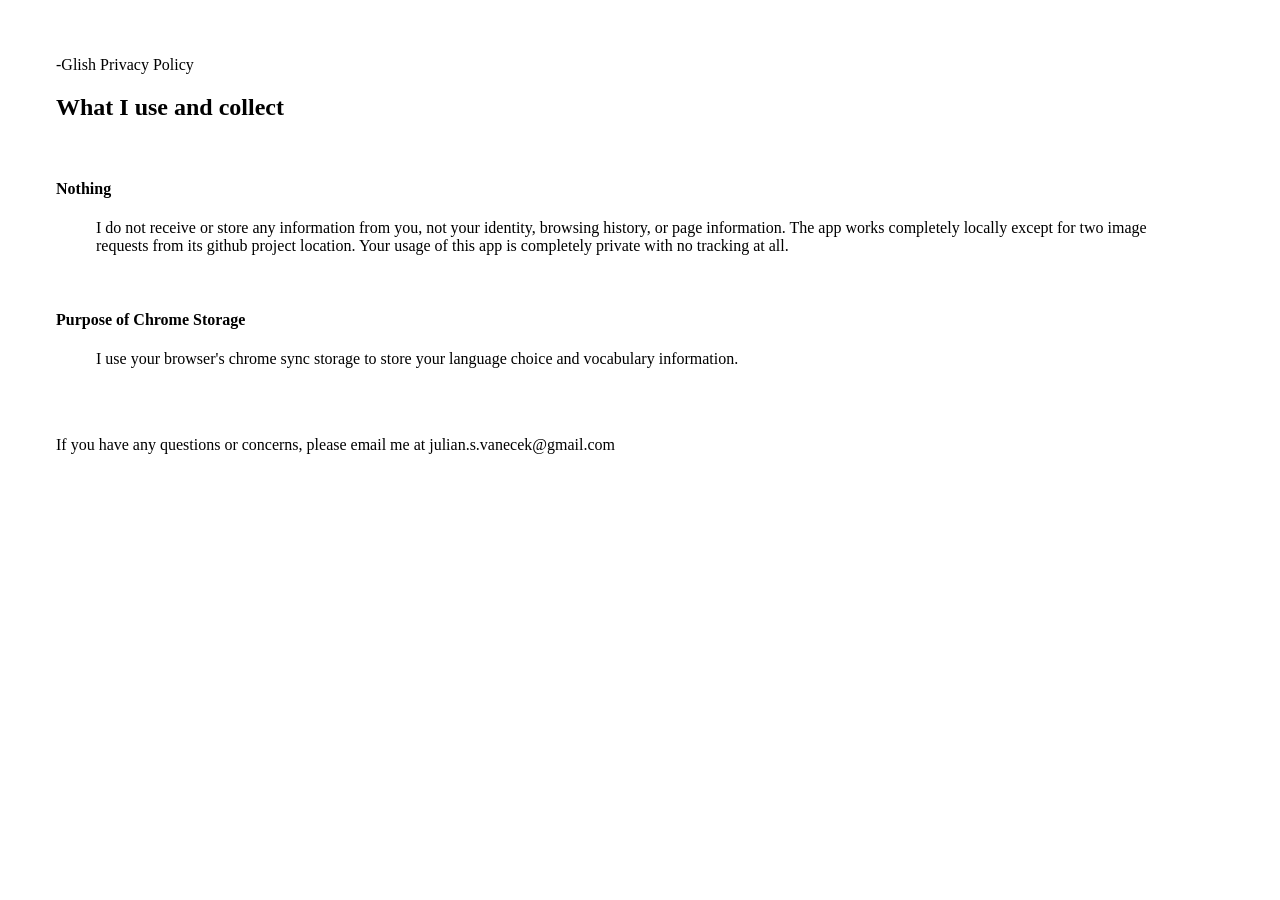
<file: glishprivacypolicy.html>
<html>
<head>
    -Glish Privacy Policy
    <style>
        body {
            font-size: 1em;
            padding: 48px;
        }

    </style>
</head>
<body>
<h2>What I use and collect</h2>
<br>
<h4>
    Nothing
</h4>
<blockquote>
    I do not receive or store any information from you, not your identity, browsing history, or page information.
    The app works completely locally except for two image requests from its github project location.
    Your usage of this app is completely private with no tracking at all.

</blockquote>
<br>
<h4>
    Purpose of Chrome Storage
</h4>
<blockquote>
    I use your browser's chrome sync storage to store your language choice and vocabulary information.
</blockquote>
<br><br>
<p>If you have any questions or concerns, please email me at julian.s.vanecek@gmail.com</p>
</body>
</html>
</file>
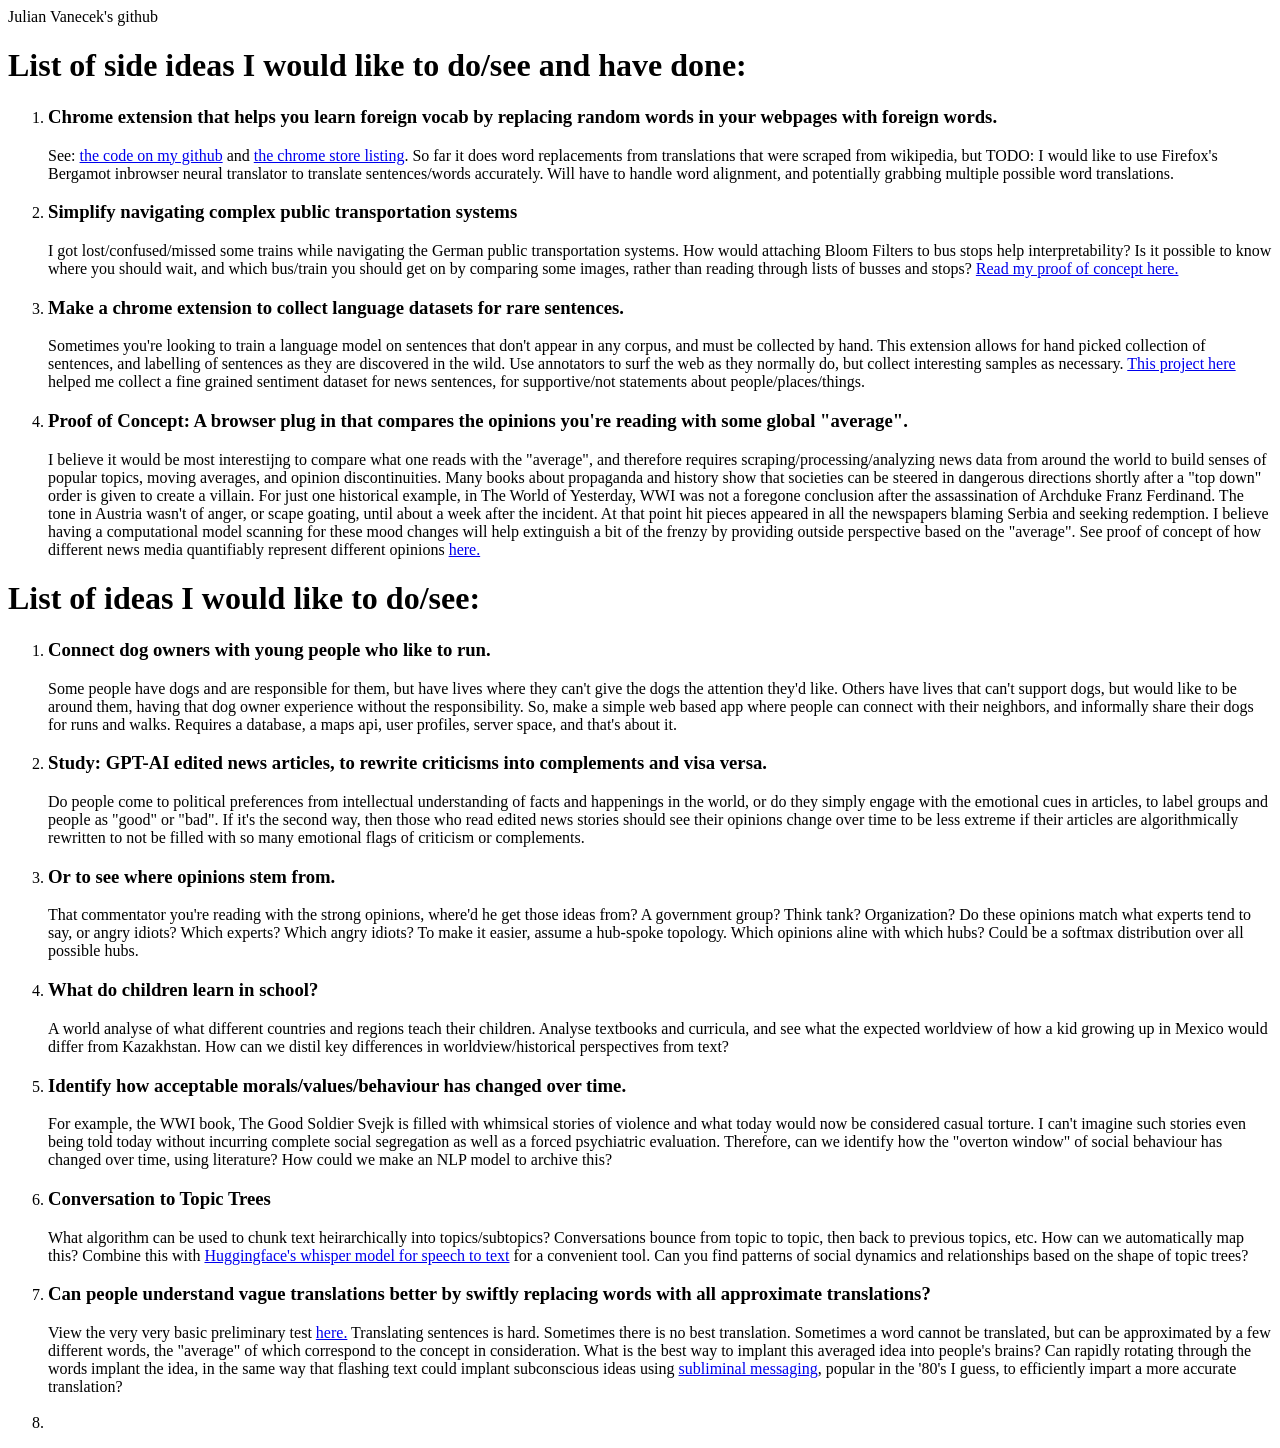
<file: index_old.html>
<html>
<head>
        Julian Vanecek's github
</head>
<body>
        <h1>
        List of side ideas I would like to do/see and have done:
    </h1>
        <ol>
         <li>
                 <h3>Chrome extension that helps you learn foreign vocab by replacing random words in your webpages with foreign words.</h3>
                 See: <a href="https://github.com/jsvan/-glish">the code on my github</a> and 
                 <a href="https://chrome.google.com/webstore/detail/glish/jfheijenmheiialipkmahkhcdmfefclb/related?hl=en&authuser=1">the chrome store listing</a>. 
                 So far it does word replacements from translations that were scraped from wikipedia, but TODO: I would like to use Firefox's Bergamot inbrowser neural translator to
                 translate sentences/words accurately. Will have to handle word alignment, and potentially grabbing multiple possible word translations. 
        </li> 
        <li>
                <h3>Simplify navigating complex public transportation systems</h3>
                I got lost/confused/missed some trains while navigating the German public transportation systems. How would attaching Bloom Filters to bus stops help interpretability?
                Is it possible to know where you should wait, and which bus/train you should get on by comparing some images, rather than reading through lists of busses and stops?
                <a href="https://github.com/jsvan/BusStopBloomfilter">Read my proof of concept here.</a>
        </li>
        <li><h3>Make a chrome extension to collect language datasets for rare sentences.</h3>
                        Sometimes you're looking to train a language model on sentences that don't appear in any corpus, and must be collected by hand. This extension allows for
                        hand picked collection of sentences, and labelling of sentences as they are discovered in the wild. Use annotators to surf the web as they normally do,
                        but collect interesting samples as necessary. <a href="https://github.com/jsvan/CommonSents">This project here</a> helped me collect a fine grained sentiment dataset for news sentences, for supportive/not statements about people/places/things.
                        
        </li>
                 <li>
            <h3>Proof of Concept: A browser plug in that compares the opinions you're reading with some global "average". </h3>
            I believe it would be most interestijng to compare what one reads with the "average", and therefore requires scraping/processing/analyzing news data from around the world to build senses of popular topics, moving averages, and opinion discontinuities.
            Many books about propaganda and history show that societies can be steered in dangerous directions shortly after a "top down" order is given to create a villain. 
            For just one historical example, in The World of Yesterday, WWI was not a foregone conclusion after the assassination of Archduke Franz Ferdinand. 
            The tone in Austria wasn't of anger, or scape goating, until about a week after the incident. At that point hit pieces appeared in all the newspapers blaming Serbia and seeking redemption. 
            I believe having a computational model scanning for these mood changes will help extinguish a bit of the frenzy by providing outside perspective based on the "average". 
                See proof of concept of how different news media quantifiably represent different opinions <a href="https://github.com/jsvan/news_analysis">here.</a>
                </li>
        </ol>
       
    <h1>
        List of ideas I would like to do/see:
    </h1>
        <ol> 
                <li>
                        <h3>Connect dog owners with young people who like to run.</h3>
                        Some people have dogs and are responsible for them, but have lives where they can't give the dogs the attention they'd like. 
                        Others have lives that can't support dogs, but would like to be around them, having that dog owner experience without the responsibility.
                        So, make a simple web based app where people can connect with their neighbors, and informally share their dogs for runs and walks. 
                        Requires a database, a maps api, user profiles, server space, and that's about it.
                </li>
                <li>
                        <h3>Study: GPT-AI edited news articles, to rewrite criticisms into complements and visa versa.</h3>
                        Do people come to political preferences from intellectual understanding of facts and happenings in the world, or do they
                        simply engage with the emotional cues in articles, to label groups and people as "good" or "bad". If it's the second way,
                        then those who read edited news stories should see their opinions change over time to be less extreme if their articles
                        are algorithmically rewritten to not be filled with so many emotional flags of criticism or complements.
                </li>
       
        <li>
            <h3> Or to see where opinions stem from.</h3>
            That commentator you're reading with the strong opinions, where'd he get those ideas from? A government group? Think tank? Organization? 
            Do these opinions match what experts tend to say, or angry idiots? Which experts? Which angry idiots? To make it easier, assume a hub-spoke topology. 
                Which opinions aline with which hubs? Could be a softmax distribution over all possible hubs. 
        </li>
        <li>
            <h3>What do children learn in school?</h3>
            A world analyse of what different countries and regions teach their children. 
            Analyse textbooks and curricula, and see what the expected worldview of how a kid growing up in Mexico would differ from Kazakhstan. 
            How can we distil key differences in worldview/historical perspectives from text?
        </li>
        <li>
            <h3>Identify how acceptable morals/values/behaviour has changed over time. </h3>
            For example, the WWI book, The Good Soldier Svejk is filled with whimsical stories of violence and what today would now be considered casual torture.
            I can't imagine such stories even being told today without incurring complete social segregation as well as a forced psychiatric evaluation. 
            Therefore, can we identify how the "overton window" of social behaviour has changed over time, using literature? 
            How could we make an NLP model to archive this?
        </li>
        <li>
            <h3>Conversation to Topic Trees </h3>
            What algorithm can be used to chunk text heirarchically into topics/subtopics? Conversations bounce from topic to topic, then back to previous topics, etc. 
            How can we automatically map this? 
            Combine this with <a href="https://huggingface.co/openai/whisper-large">Huggingface's whisper model for speech to text</a> for a convenient tool. 
            Can you find patterns of social dynamics and relationships based on the shape of topic trees?
        </li>
      
        <li>
                <h3>Can people understand vague translations better by swiftly replacing words with all approximate translations? </h3>   
                View the very very basic preliminary test <a href="https://github.com/jsvan/flashingwords">here.</a> Translating sentences is hard. Sometimes
        there is no best translation. Sometimes a word cannot be translated, but can be approximated by a few different words, the "average" of which correspond
        to the concept in consideration. What is the best way to implant this averaged idea into people's brains? Can rapidly rotating through the words implant the idea,
        in the same way that flashing text could implant subconscious ideas using <a href="https://en.wikipedia.org/wiki/Subliminal_stimuli#Word_and_non-word_stimuli">
        subliminal messaging</a>, popular in the '80's I guess, to efficiently impart a more accurate translation?
        </li>
                
                <br>
        <li>
        </li>
    </ol>
   
       
</body>
</html>
</file>
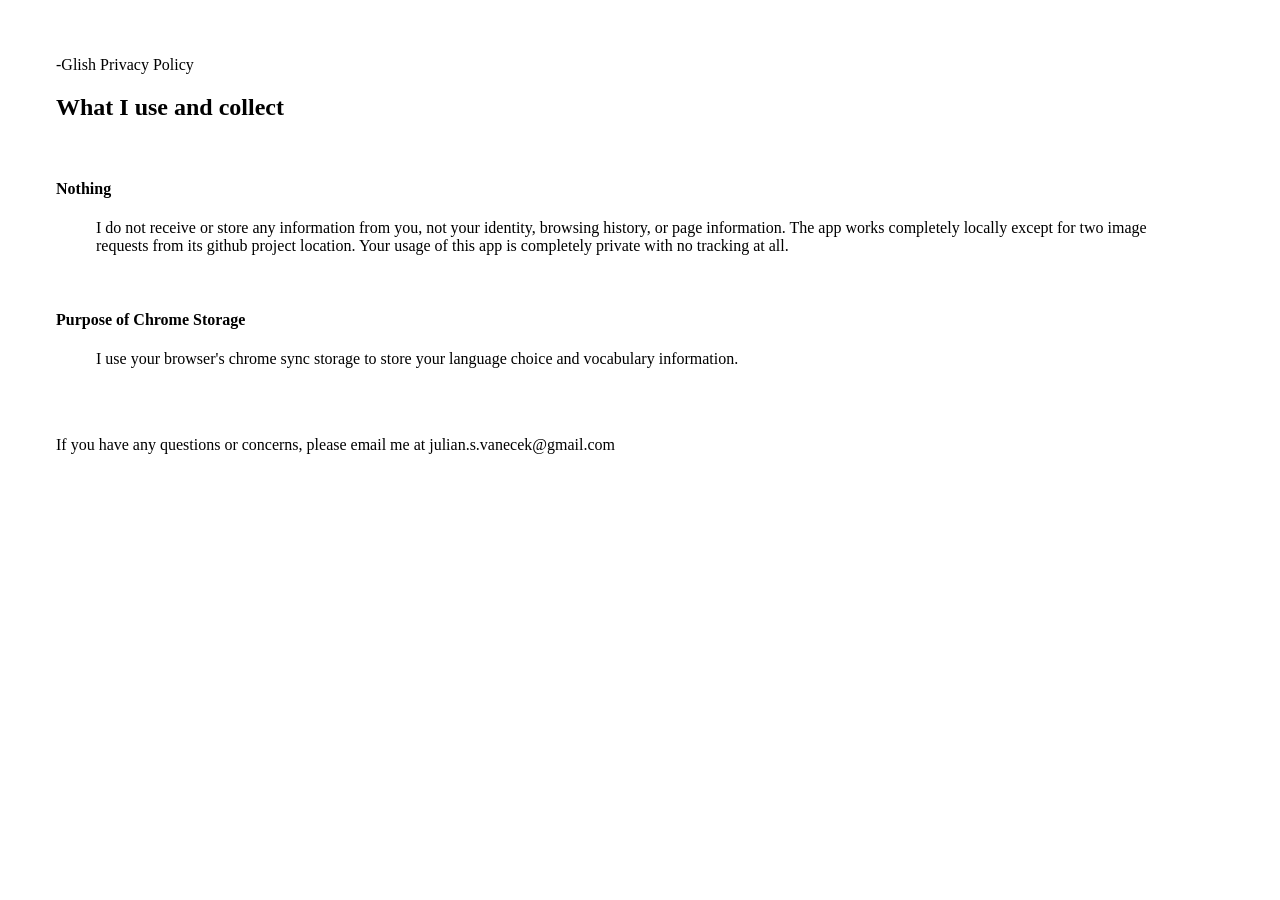
<file: privacypolicy.html>
<html>
<head>
    -Glish Privacy Policy
    <style>
        body {
            font-size: 1em;
            padding: 48px;
        }

    </style>
</head>
<body>
<h2>What I use and collect</h2>
<br>
<h4>
    Nothing
</h4>
<blockquote>
    I do not receive or store any information from you, not your identity, browsing history, or page information.
    The app works completely locally except for two image requests from its github project location.
    Your usage of this app is completely private with no tracking at all.

</blockquote>
<br>
<h4>
    Purpose of Chrome Storage
</h4>
<blockquote>
    I use your browser's chrome sync storage to store your language choice and vocabulary information.
</blockquote>
<br><br>
<p>If you have any questions or concerns, please email me at julian.s.vanecek@gmail.com</p>
</body>
</html>
</file>
